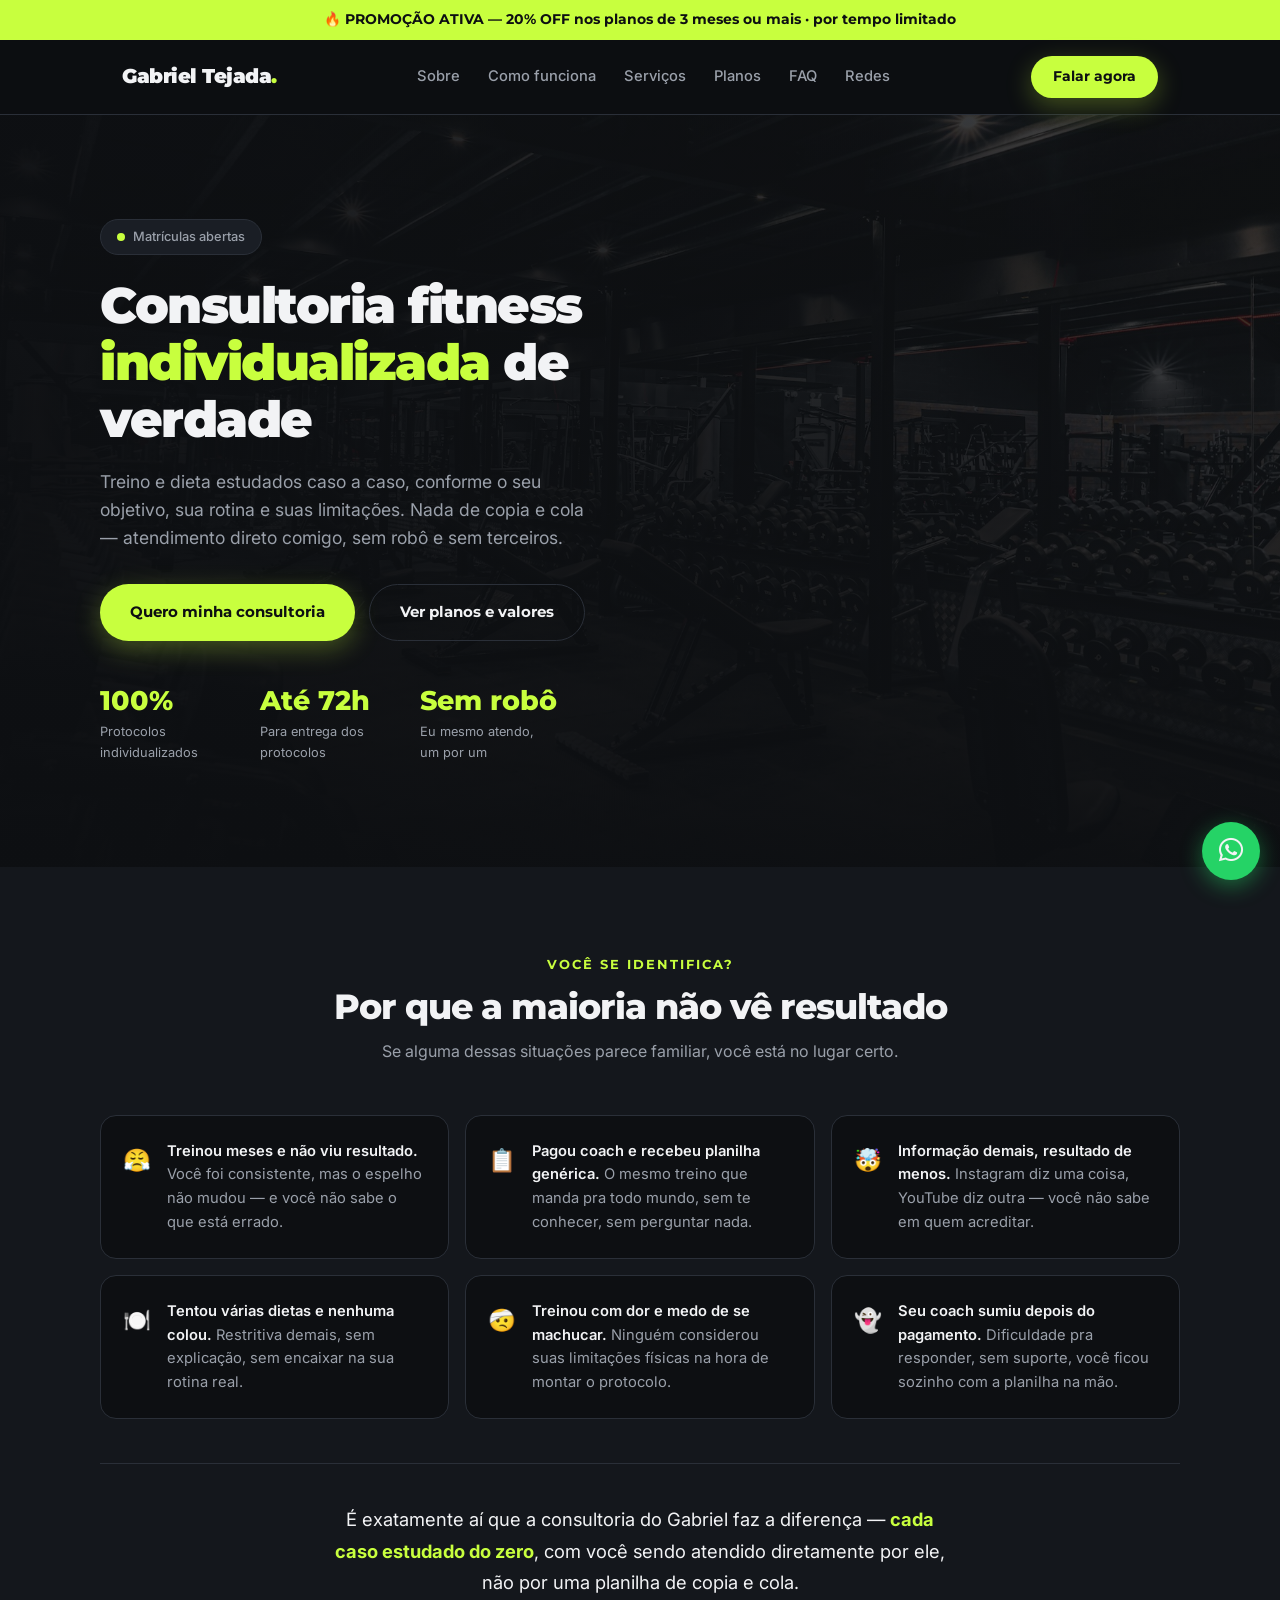
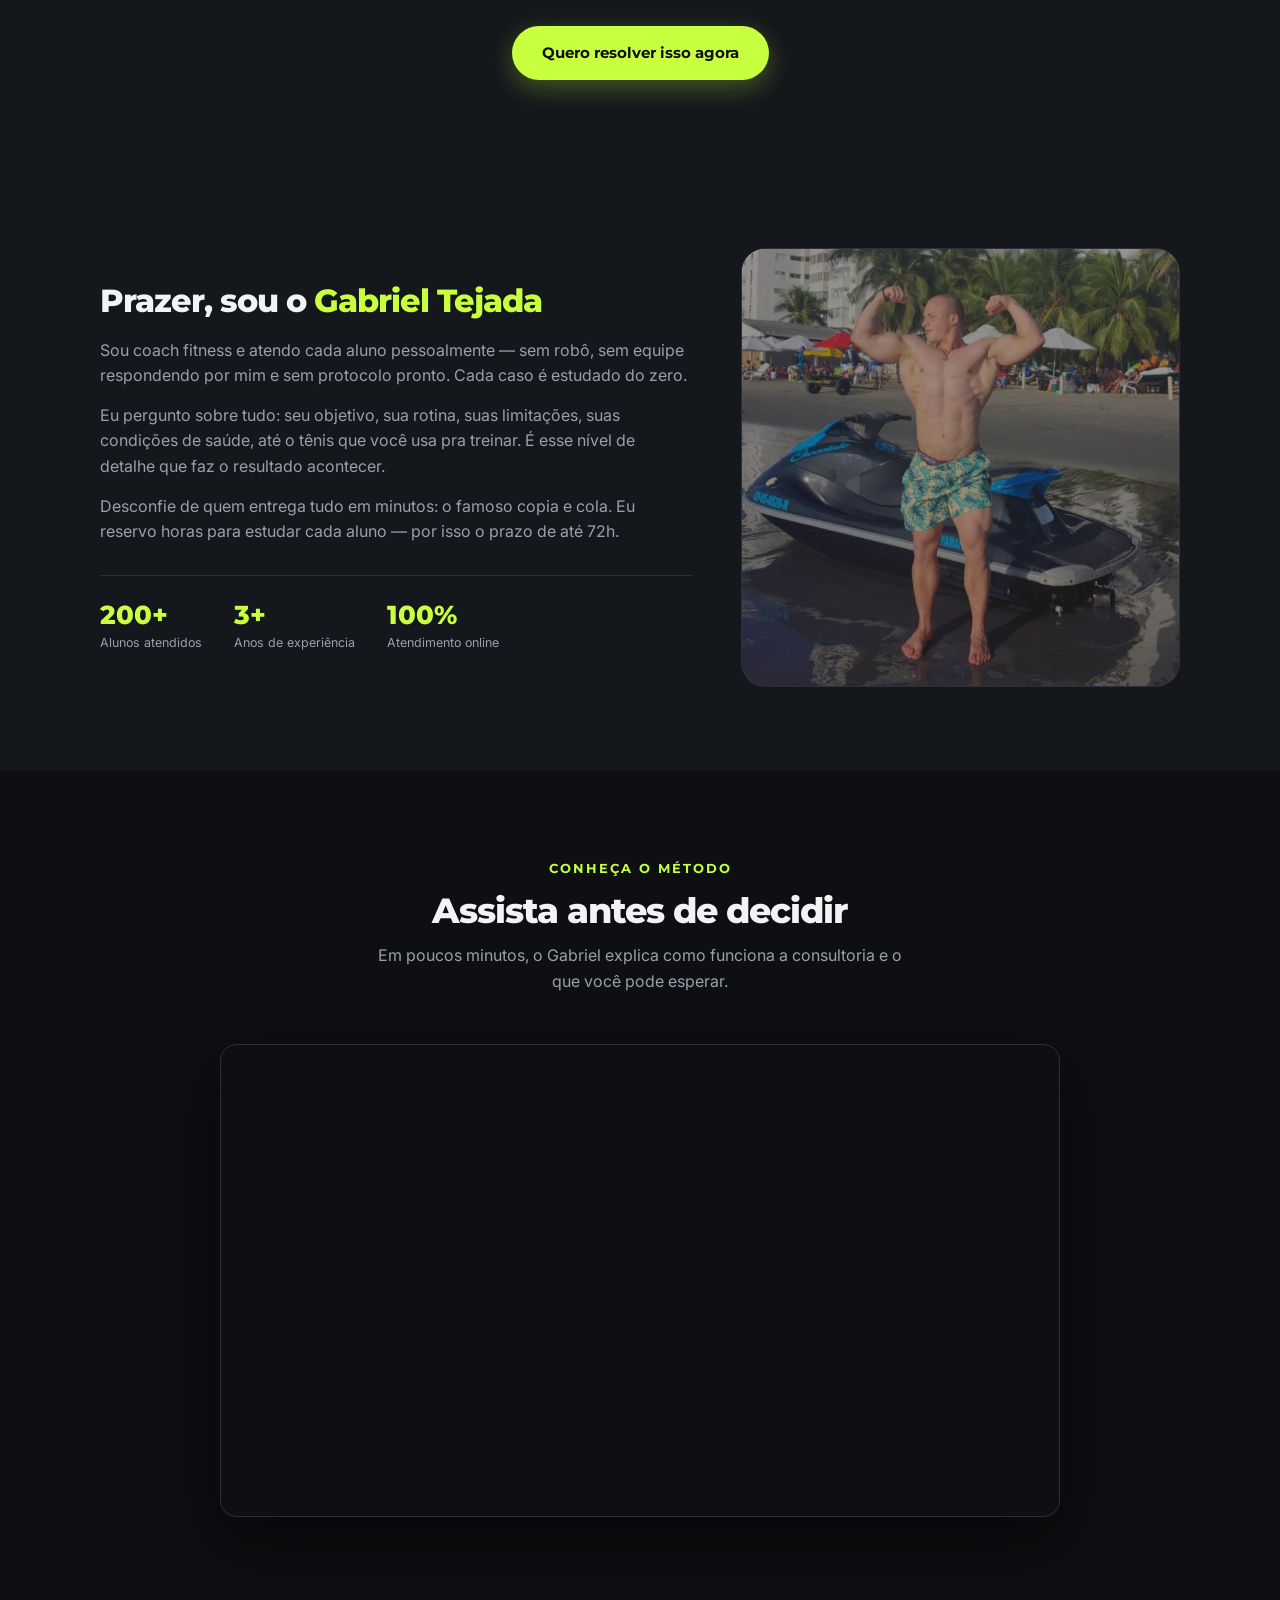
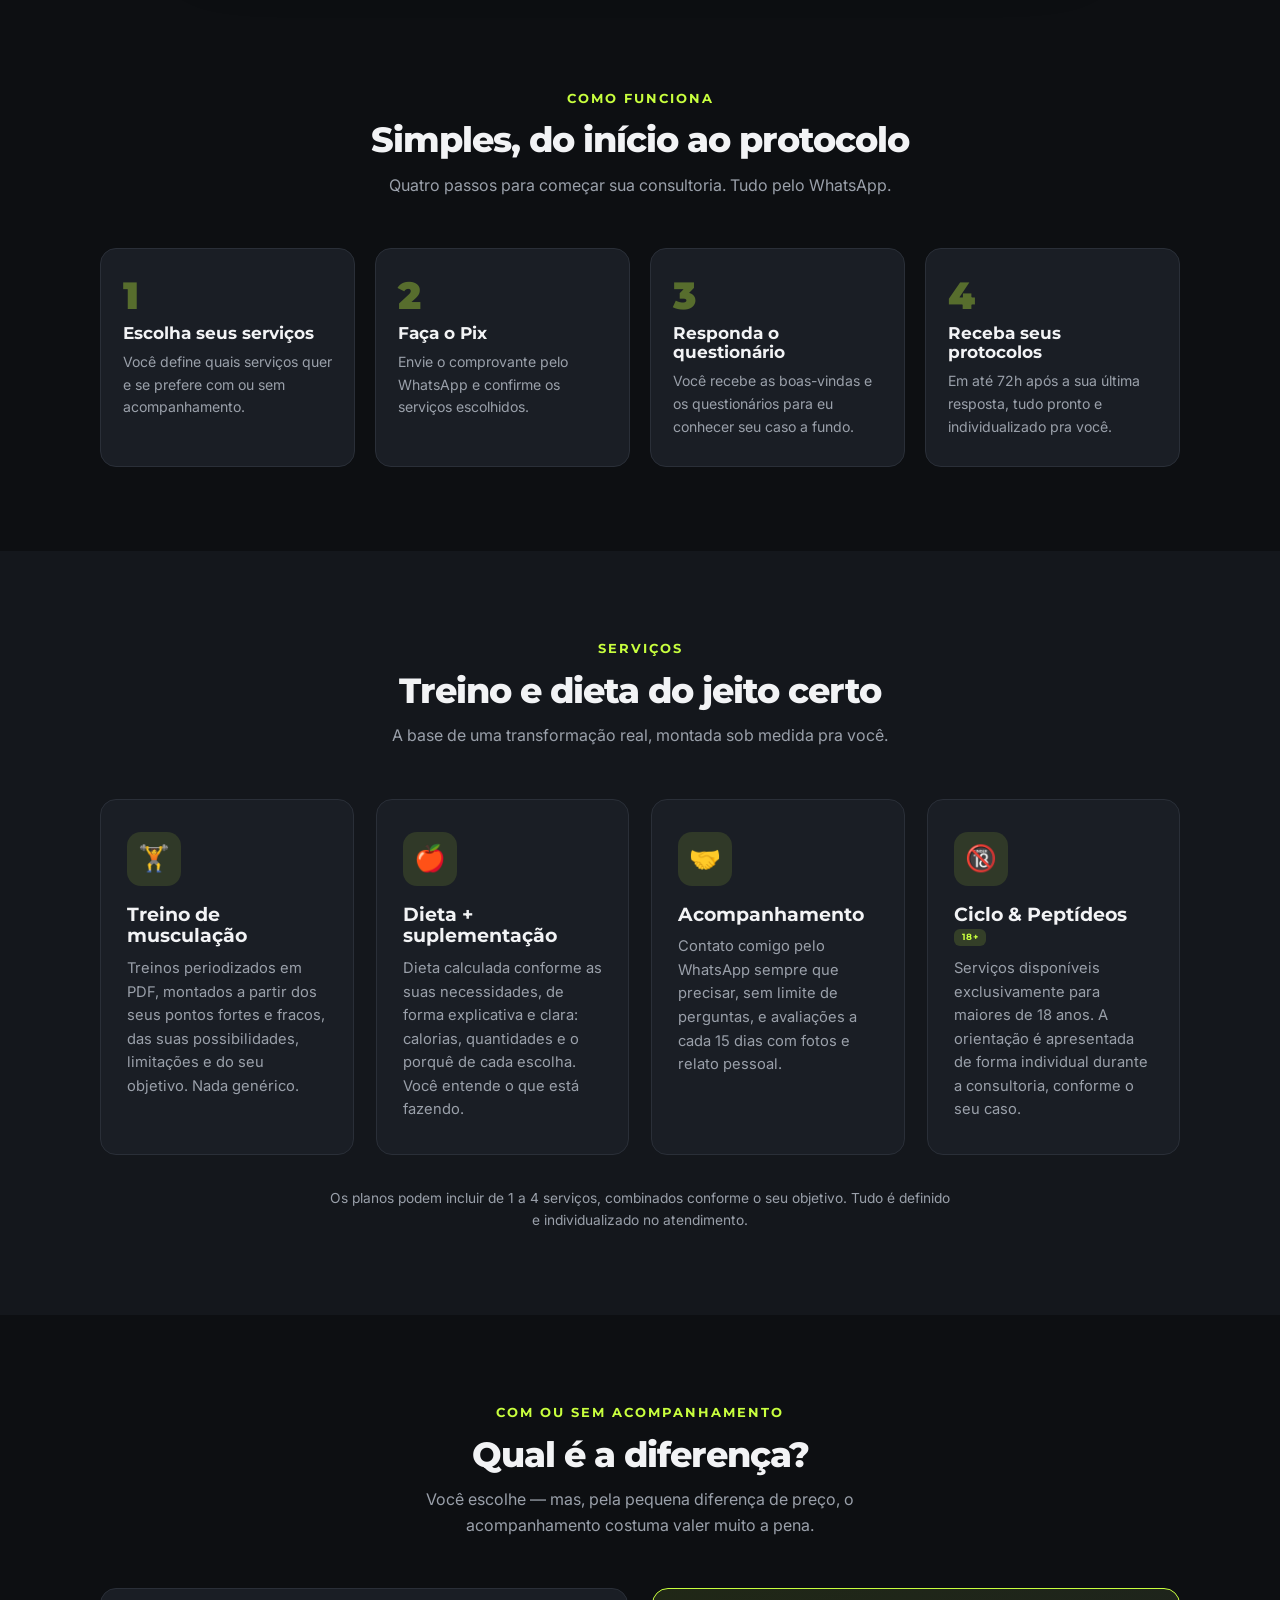
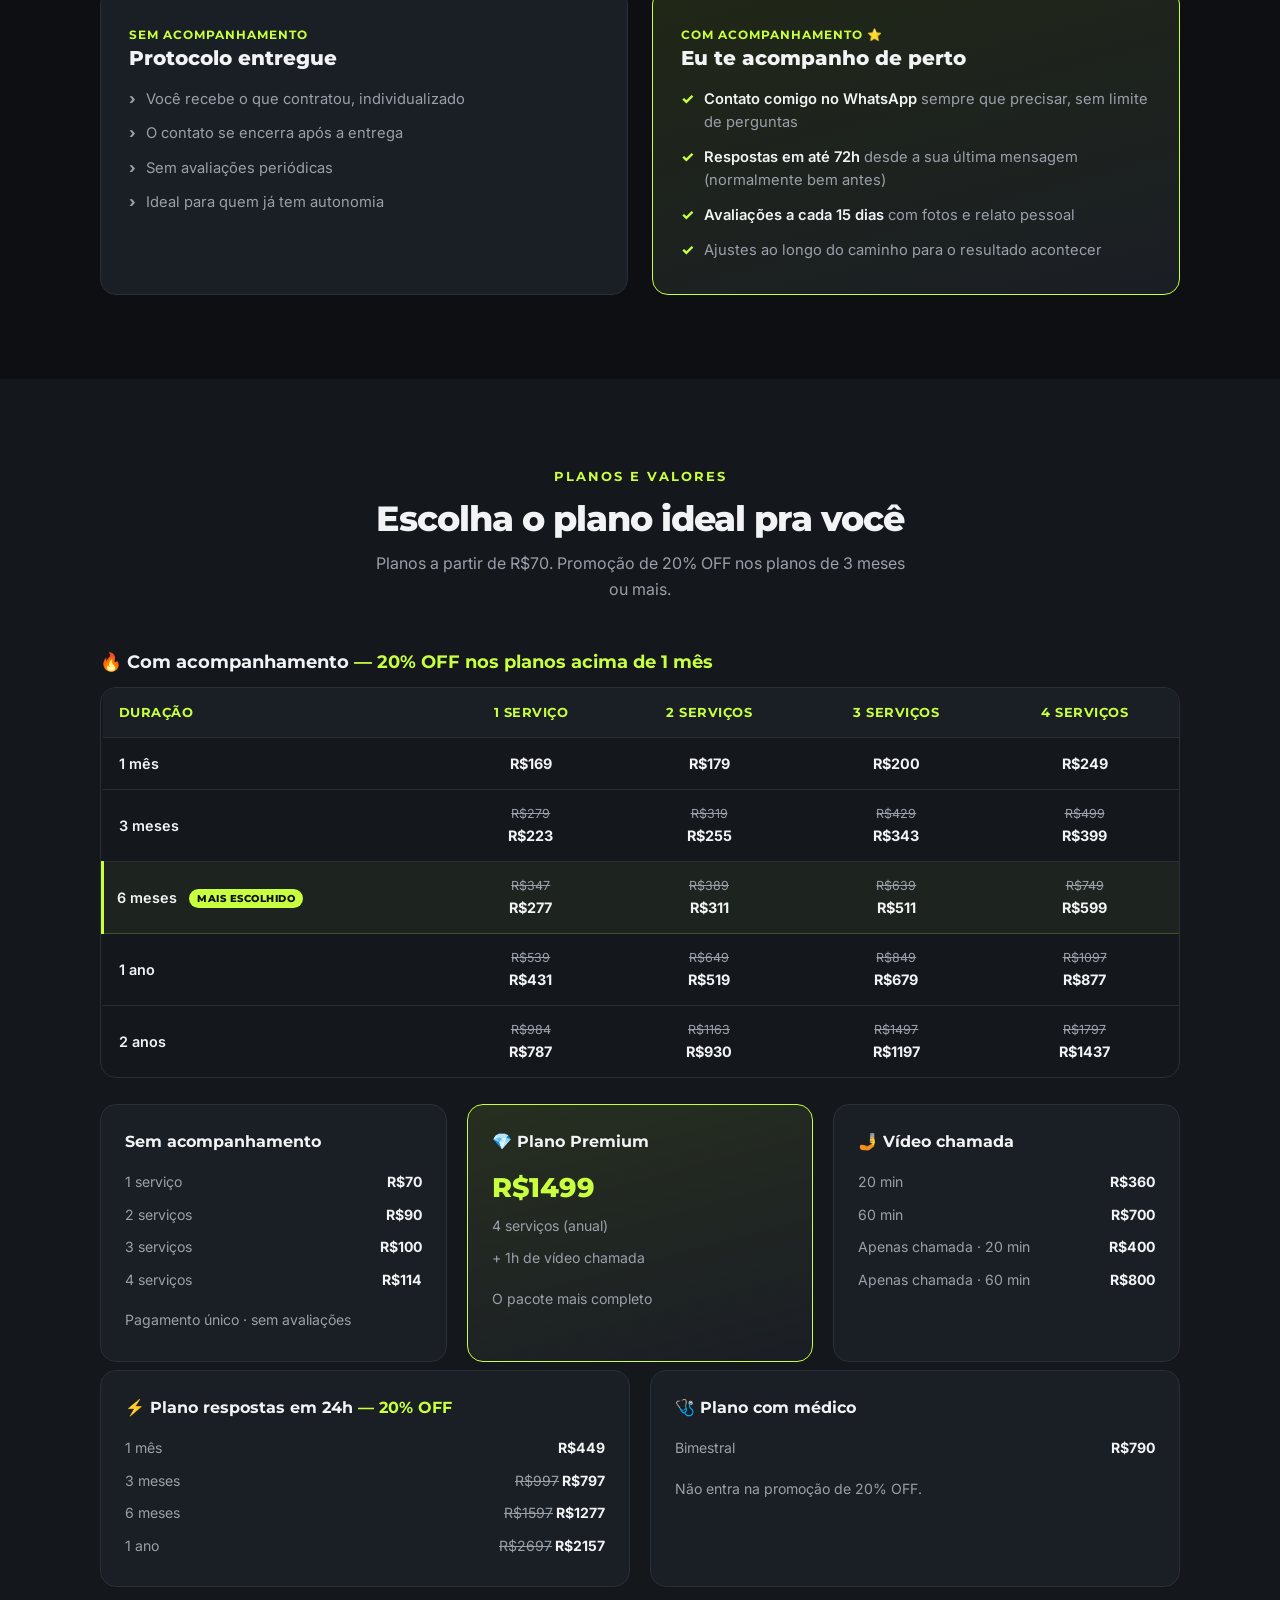
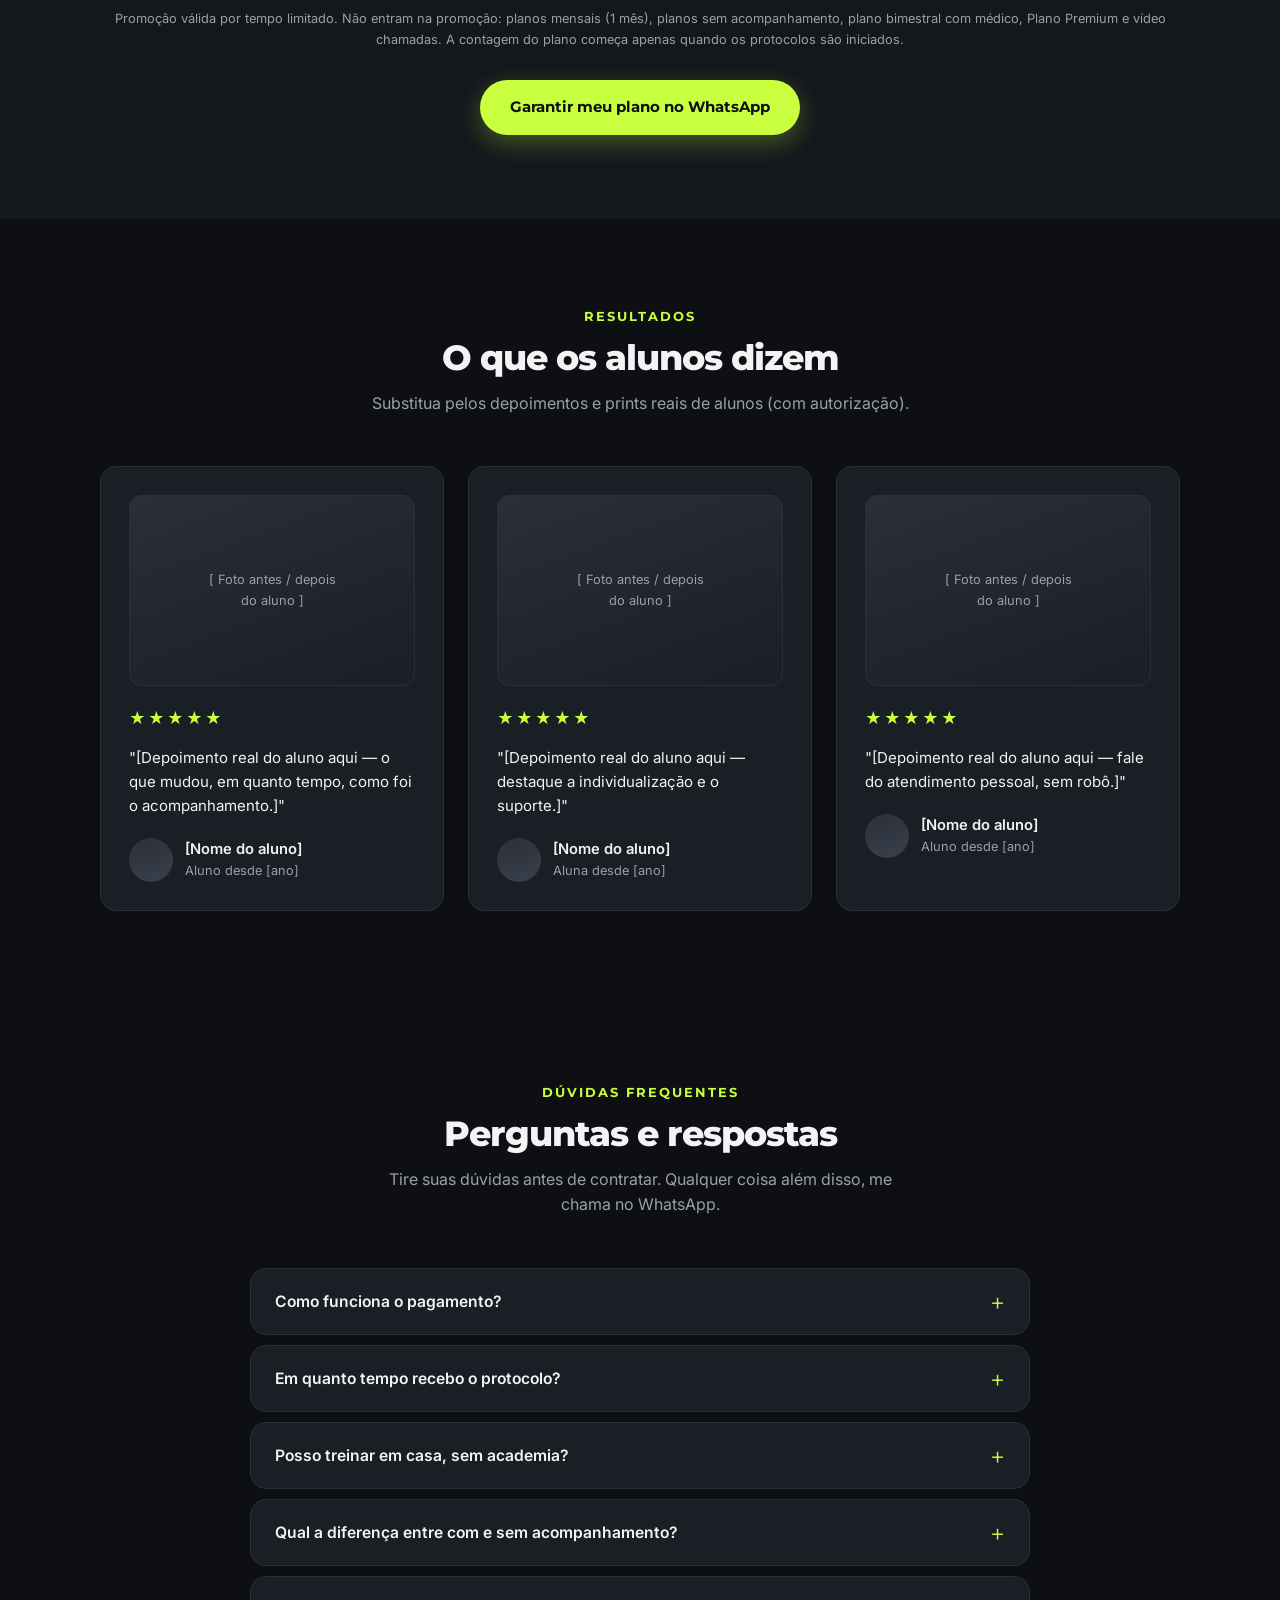
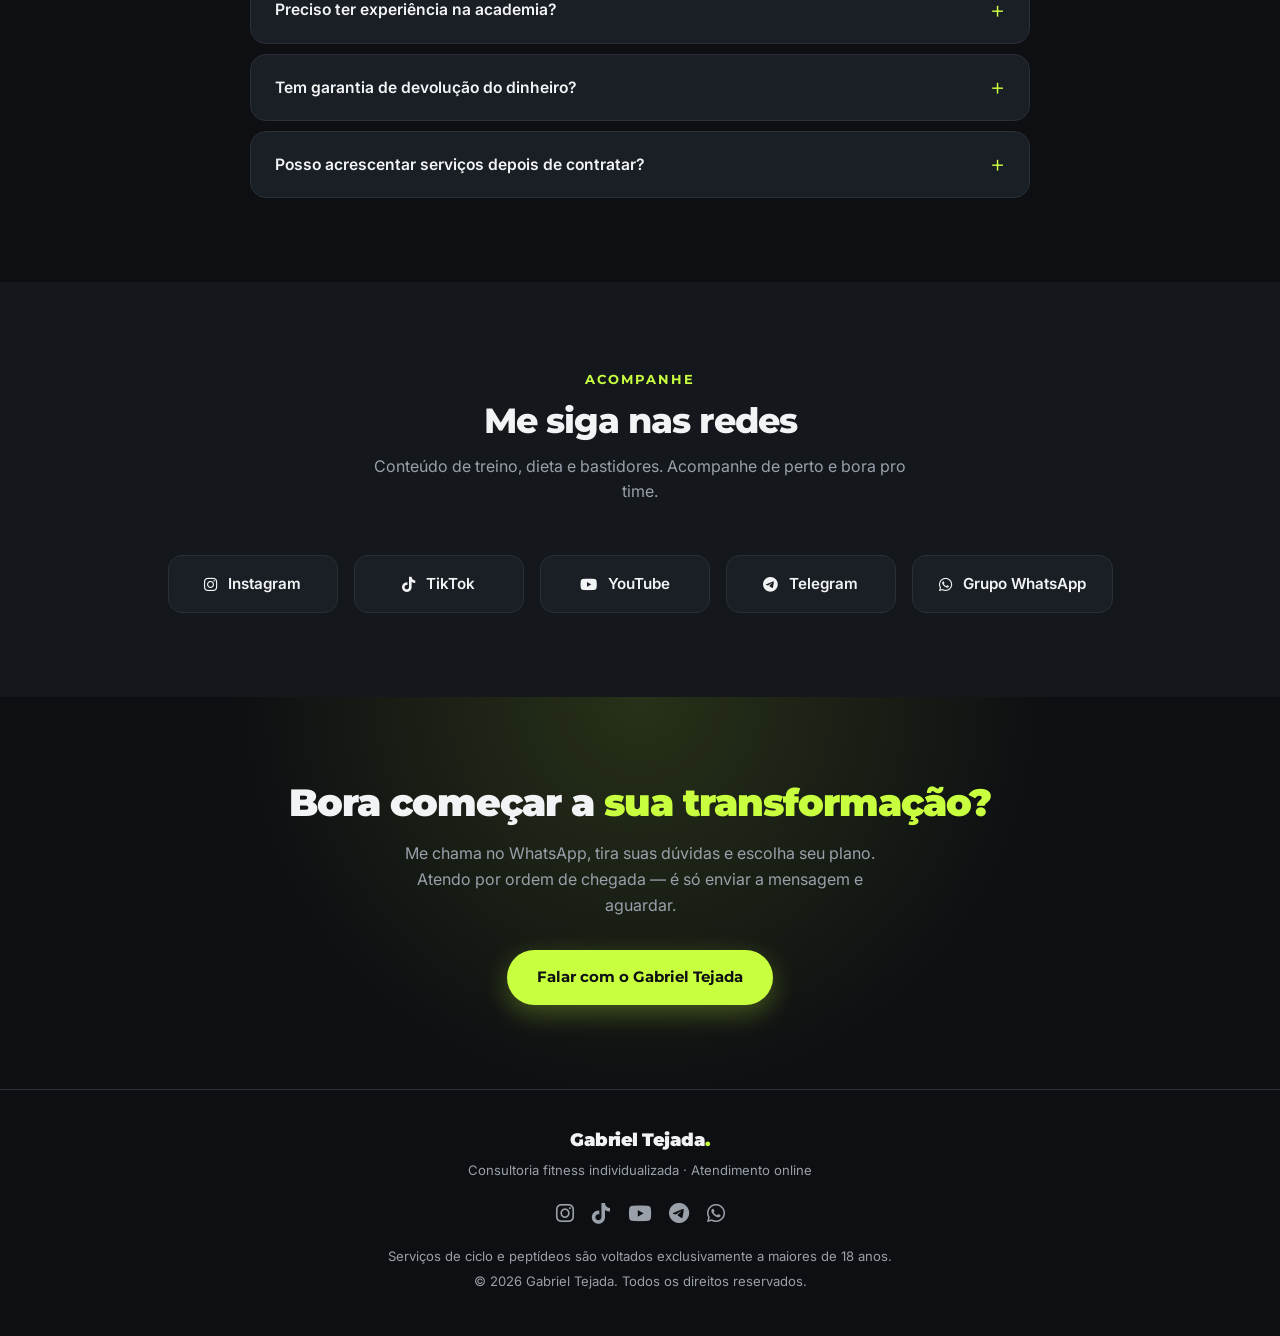
<file: index.html>
<!doctype html>
<html lang="pt-BR">
  <head>
    <meta charset="UTF-8" />
    <meta name="viewport" content="width=device-width, initial-scale=1.0" />
    <title>Gabriel Tejada | Consultoria Fitness Individualizada</title>
    <meta
      name="description"
      content="Consultoria fitness individualizada — treino e dieta estudados caso a caso. Atendimento pessoal, sem robô e sem copia e cola."
    />
    <!-- Open Graph — atualiza og:url e og:image com a URL final do site após publicar -->
    <meta property="og:type" content="website" />
    <meta
      property="og:title"
      content="Gabriel Tejada | Consultoria Fitness Individualizada"
    />
    <meta
      property="og:description"
      content="Treino e dieta estudados caso a caso, conforme o seu objetivo e rotina. Atendimento direto, sem robô. Planos a partir de R$70."
    />
    <meta property="og:image" content="assets/images/Gabriel.png" />
    <meta property="og:url" content="" />
    <meta name="twitter:card" content="summary_large_image" />
    <meta
      name="twitter:title"
      content="Gabriel Tejada | Consultoria Fitness Individualizada"
    />
    <meta
      name="twitter:description"
      content="Treino e dieta estudados caso a caso. Atendimento direto, sem robô. Planos a partir de R$70."
    />
    <meta name="twitter:image" content="assets/images/Gabriel.png" />
    <!-- Preencha o href abaixo com a URL final do domínio após publicar -->
    <link rel="canonical" href="" />
    <meta name="theme-color" content="#0d0f12" />
    <!-- Fallback: garante que o conteúdo aparece mesmo sem JavaScript -->
    <noscript>
      <style>.fade-in { opacity: 1 !important; transform: none !important; }</style>
    </noscript>
    <!-- Schema.org — atualiza "url" com o domínio final após publicar -->
    <script type="application/ld+json">
    {
      "@context": "https://schema.org",
      "@type": "Person",
      "name": "Gabriel Tejada",
      "jobTitle": "Coach Fitness",
      "description": "Consultoria fitness individualizada — treino e dieta estudados caso a caso. Atendimento pessoal, sem robô e sem copia e cola.",
      "url": "",
      "image": "assets/images/Gabriel.png",
      "sameAs": [
        "https://www.instagram.com/gabrieltejada_ofc/",
        "https://www.youtube.com/@GabrielTejadaOFC",
        "https://www.tiktok.com/@tejada_ofc",
        "https://t.me/+OJR5g0AvkYIzMzEx"
      ],
      "contactPoint": {
        "@type": "ContactPoint",
        "contactType": "customer service",
        "telephone": "+5545999784790",
        "availableLanguage": "Portuguese"
      }
    }
    </script>

    <!-- ==========================================================
     COMO EDITAR ESTA PÁGINA (leia antes de publicar):
     1. Troque os textos entre [colchetes] pelos dados reais.
     2. O WhatsApp ja esta configurado: 55 45 99978-4790.
        Se o link nao abrir a conversa certa, confira o numero no codigo.
     3. Troque "SEU_INSTAGRAM", "SEU_TIKTOK", "SEU_CANAL" pelos @ reais.
        Se ele não tiver alguma rede, é só apagar aquele botão.
     4. FOTOS: salve na pasta assets/images/ dois arquivos:
        - "academia.jpg" = imagem de academia (aparece no banner do topo).
        - "gabriel.jpg"  = foto do Gabriel (aparece na seção "Sobre").
     5. FOTOS DE RESULTADO: nos cards da seção Resultados, troque cada
        <span>...</span> dentro de .depo-foto por:
        <img src="assets/images/resultado1.jpg" alt="Antes e depois do aluno">
        (use resultado1.jpg, resultado2.jpg, resultado3.jpg na mesma pasta).
     6. Para mudar as cores, edite as variáveis no bloco :root em assets/css/style.css.
     Os preços já estão atualizados com a promoção de 20% OFF.
     ========================================================== -->

    <link rel="preconnect" href="https://fonts.googleapis.com" />
    <link rel="preconnect" href="https://fonts.gstatic.com" crossorigin />
    <link
      href="https://fonts.googleapis.com/css2?family=Montserrat:wght@600;700;800;900&family=Inter:wght@400;500;600&display=swap"
      rel="stylesheet"
    />
    <link
      rel="stylesheet"
      href="https://cdnjs.cloudflare.com/ajax/libs/font-awesome/6.5.2/css/all.min.css"
      media="print"
      onload="this.media='all'"
    />
    <noscript
      ><link
        rel="stylesheet"
        href="https://cdnjs.cloudflare.com/ajax/libs/font-awesome/6.5.2/css/all.min.css"
    /></noscript>
    <link rel="stylesheet" href="assets/css/style.css" />
  </head>
  <body>
    <!-- ================= NAVBAR ================= -->
    <header>
      <div class="promo-bar">
        🔥 PROMOÇÃO ATIVA — 20% OFF nos planos de 3 meses ou mais · por tempo
        limitado
      </div>
      <nav>
        <div class="logo">Gabriel Tejada<span class="destaque">.</span></div>
        <div class="nav-links">
          <a href="#sobre">Sobre</a>
          <a href="#como-funciona">Como funciona</a>
          <a href="#servicos">Serviços</a>
          <a href="#planos">Planos</a>
          <a href="#faq">FAQ</a>
          <a href="#redes">Redes</a>
        </div>
        <button
          type="button"
          class="hamburger"
          aria-label="Menu"
          aria-expanded="false"
        >
          <span></span><span></span><span></span>
        </button>
        <a href="https://wa.me/5545999784790" class="btn btn-primario nav-cta"
          >Falar agora</a
        >
      </nav>
    </header>

    <!-- ================= HERO ================= -->
    <section class="hero">
      <div class="wrap">
        <div class="hero-conteudo">
          <div class="selo"><span class="ponto"></span> Matrículas abertas</div>
          <h1>
            Consultoria fitness <span class="destaque">individualizada</span> de
            verdade
          </h1>
          <p class="sub">
            Treino e dieta estudados caso a caso, conforme o seu objetivo, sua
            rotina e suas limitações. Nada de copia e cola — atendimento direto
            comigo, sem robô e sem terceiros.
          </p>
          <div class="hero-botoes">
            <a href="https://wa.me/5545999784790" class="btn btn-primario"
              >Quero minha consultoria</a
            >
            <a href="#planos" class="btn btn-secundario"
              >Ver planos e valores</a
            >
          </div>
          <div class="hero-stats">
            <div>
              <div class="num">100%</div>
              <div class="lbl">Protocolos individualizados</div>
            </div>
            <div>
              <div class="num">Até 72h</div>
              <div class="lbl">Para entrega dos protocolos</div>
            </div>
            <div>
              <div class="num">Sem robô</div>
              <div class="lbl">Eu mesmo atendo, um por um</div>
            </div>
          </div>
        </div>
      </div>
    </section>

    <!-- ================= DOR ================= -->
    <section class="dor">
      <div class="wrap">
        <div class="sec-titulo">
          <span class="tag">Você se identifica?</span>
          <h2>Por que a maioria não vê resultado</h2>
          <p>
            Se alguma dessas situações parece familiar, você está no lugar
            certo.
          </p>
        </div>
        <div class="dor-grid">
          <div class="dor-card">
            <div class="dor-ico">😤</div>
            <p>
              <b>Treinou meses e não viu resultado.</b> Você foi consistente,
              mas o espelho não mudou — e você não sabe o que está errado.
            </p>
          </div>
          <div class="dor-card">
            <div class="dor-ico">📋</div>
            <p>
              <b>Pagou coach e recebeu planilha genérica.</b> O mesmo treino que
              manda pra todo mundo, sem te conhecer, sem perguntar nada.
            </p>
          </div>
          <div class="dor-card">
            <div class="dor-ico">🤯</div>
            <p>
              <b>Informação demais, resultado de menos.</b> Instagram diz uma
              coisa, YouTube diz outra — você não sabe em quem acreditar.
            </p>
          </div>
          <div class="dor-card">
            <div class="dor-ico">🍽️</div>
            <p>
              <b>Tentou várias dietas e nenhuma colou.</b> Restritiva demais,
              sem explicação, sem encaixar na sua rotina real.
            </p>
          </div>
          <div class="dor-card">
            <div class="dor-ico">🤕</div>
            <p>
              <b>Treinou com dor e medo de se machucar.</b> Ninguém considerou
              suas limitações físicas na hora de montar o protocolo.
            </p>
          </div>
          <div class="dor-card">
            <div class="dor-ico">👻</div>
            <p>
              <b>Seu coach sumiu depois do pagamento.</b> Dificuldade pra
              responder, sem suporte, você ficou sozinho com a planilha na mão.
            </p>
          </div>
        </div>
        <div class="dor-virada">
          <p>
            É exatamente aí que a consultoria do Gabriel faz a diferença —
            <span>cada caso estudado do zero</span>, com você sendo atendido
            diretamente por ele, não por uma planilha de copia e cola.
          </p>
          <a href="https://wa.me/5545999784790" class="btn btn-primario dor-cta-btn">
            Quero resolver isso agora
          </a>
        </div>
      </div>
    </section>

    <!-- ================= SOBRE ================= -->
    <section class="sobre" id="sobre">
      <div class="wrap sobre-grid">
        <div>
          <h2>Prazer, sou o <span class="destaque">Gabriel Tejada</span></h2>
          <p>
            Sou coach fitness e atendo cada aluno pessoalmente — sem robô, sem
            equipe respondendo por mim e sem protocolo pronto. Cada caso é
            estudado do zero.
          </p>
          <p>
            Eu pergunto sobre tudo: seu objetivo, sua rotina, suas limitações,
            suas condições de saúde, até o tênis que você usa pra treinar. É
            esse nível de detalhe que faz o resultado acontecer.
          </p>
          <p>
            Desconfie de quem entrega tudo em minutos: o famoso copia e cola. Eu
            reservo horas para estudar cada aluno — por isso o prazo de até 72h.
          </p>
          <!-- Atualize os números abaixo com os dados reais do Gabriel -->
          <div class="sobre-stats">
            <div class="sobre-stat">
              <div class="num">200+</div>
              <div class="lbl">Alunos atendidos</div>
            </div>
            <div class="sobre-stat">
              <div class="num">3+</div>
              <div class="lbl">Anos de experiência</div>
            </div>
            <div class="sobre-stat">
              <div class="num">100%</div>
              <div class="lbl">Atendimento online</div>
            </div>
          </div>
        </div>
        <div class="sobre-foto">
          <img
            src="assets/images/Gabriel.png"
            alt="Gabriel Tejada"
            class="foto-real foto-gabriel"
            width="600"
            height="600"
            loading="lazy"
          />
        </div>
      </div>
    </section>

    <!-- ================= VÍDEO ================= -->
    <section class="video-secao" id="video">
      <div class="wrap">
        <div class="sec-titulo">
          <span class="tag">Conheça o método</span>
          <h2>Assista antes de decidir</h2>
          <p>
            Em poucos minutos, o Gabriel explica como funciona a consultoria e o
            que você pode esperar.
          </p>
        </div>
        <div class="video-wrap">
          <!-- Troque SEU_VIDEO_ID pelo ID do vídeo do YouTube (parte final da URL após ?v=) -->
          <iframe
            src="https://www.youtube.com/embed/ldSzSaWN_do"
            title="Gabriel Tejada — Consultoria Fitness Individualizada"
            allow="
              accelerometer;
              autoplay;
              clipboard-write;
              encrypted-media;
              gyroscope;
              picture-in-picture;
              web-share;
            "
            allowfullscreen
          ></iframe>
        </div>
      </div>
    </section>

    <!-- ================= COMO FUNCIONA ================= -->
    <section id="como-funciona">
      <div class="wrap">
        <div class="sec-titulo">
          <span class="tag">Como funciona</span>
          <h2>Simples, do início ao protocolo</h2>
          <p>Quatro passos para começar sua consultoria. Tudo pelo WhatsApp.</p>
        </div>
        <div class="passos">
          <div class="passo">
            <div class="n">1</div>
            <h3>Escolha seus serviços</h3>
            <p>
              Você define quais serviços quer e se prefere com ou sem
              acompanhamento.
            </p>
          </div>
          <div class="passo">
            <div class="n">2</div>
            <h3>Faça o Pix</h3>
            <p>
              Envie o comprovante pelo WhatsApp e confirme os serviços
              escolhidos.
            </p>
          </div>
          <div class="passo">
            <div class="n">3</div>
            <h3>Responda o questionário</h3>
            <p>
              Você recebe as boas-vindas e os questionários para eu conhecer seu
              caso a fundo.
            </p>
          </div>
          <div class="passo">
            <div class="n">4</div>
            <h3>Receba seus protocolos</h3>
            <p>
              Em até 72h após a sua última resposta, tudo pronto e
              individualizado pra você.
            </p>
          </div>
        </div>
      </div>
    </section>

    <!-- ================= SERVIÇOS ================= -->
    <section class="servicos" id="servicos">
      <div class="wrap">
        <div class="sec-titulo">
          <span class="tag">Serviços</span>
          <h2>Treino e dieta do jeito certo</h2>
          <p>A base de uma transformação real, montada sob medida pra você.</p>
        </div>
        <div class="servicos-grid">
          <div class="card">
            <div class="ico">🏋️</div>
            <h3>Treino de musculação</h3>
            <p>
              Treinos periodizados em PDF, montados a partir dos seus pontos
              fortes e fracos, das suas possibilidades, limitações e do seu
              objetivo. Nada genérico.
            </p>
          </div>
          <div class="card">
            <div class="ico">🍎</div>
            <h3>Dieta + suplementação</h3>
            <p>
              Dieta calculada conforme as suas necessidades, de forma
              explicativa e clara: calorias, quantidades e o porquê de cada
              escolha. Você entende o que está fazendo.
            </p>
          </div>
          <div class="card">
            <div class="ico">🤝</div>
            <h3>Acompanhamento</h3>
            <p>
              Contato comigo pelo WhatsApp sempre que precisar, sem limite de
              perguntas, e avaliações a cada 15 dias com fotos e relato pessoal.
            </p>
          </div>
          <div class="card">
            <div class="ico">🔞</div>
            <h3>Ciclo &amp; Peptídeos <span class="tag-idade">18+</span></h3>
            <p>
              Serviços disponíveis exclusivamente para maiores de 18 anos. A
              orientação é apresentada de forma individual durante a
              consultoria, conforme o seu caso.
            </p>
          </div>
        </div>
        <p class="nota-servicos">
          Os planos podem incluir de 1 a 4 serviços, combinados conforme o seu
          objetivo. Tudo é definido e individualizado no atendimento.
        </p>
      </div>
    </section>

    <!-- ================= ACOMPANHAMENTO ================= -->
    <section id="acompanhamento">
      <div class="wrap">
        <div class="sec-titulo">
          <span class="tag">Com ou sem acompanhamento</span>
          <h2>Qual é a diferença?</h2>
          <p>
            Você escolhe — mas, pela pequena diferença de preço, o
            acompanhamento costuma valer muito a pena.
          </p>
        </div>
        <div class="comp-grid">
          <div class="comp simples">
            <span class="selo-plano">Sem acompanhamento</span>
            <h3>Protocolo entregue</h3>
            <ul>
              <li>
                <span class="mk">›</span>
                <span>Você recebe o que contratou, individualizado</span>
              </li>
              <li>
                <span class="mk">›</span>
                <span>O contato se encerra após a entrega</span>
              </li>
              <li>
                <span class="mk">›</span> <span>Sem avaliações periódicas</span>
              </li>
              <li>
                <span class="mk">›</span>
                <span>Ideal para quem já tem autonomia</span>
              </li>
            </ul>
          </div>
          <div class="comp destaque-plano">
            <span class="selo-plano">Com acompanhamento ⭐</span>
            <h3>Eu te acompanho de perto</h3>
            <ul>
              <li>
                <span class="mk">✓</span>
                <span
                  ><b>Contato comigo no WhatsApp</b> sempre que precisar, sem
                  limite de perguntas</span
                >
              </li>
              <li>
                <span class="mk">✓</span>
                <span
                  ><b>Respostas em até 72h</b> desde a sua última mensagem
                  (normalmente bem antes)</span
                >
              </li>
              <li>
                <span class="mk">✓</span>
                <span
                  ><b>Avaliações a cada 15 dias</b> com fotos e relato
                  pessoal</span
                >
              </li>
              <li>
                <span class="mk">✓</span>
                <span
                  >Ajustes ao longo do caminho para o resultado acontecer</span
                >
              </li>
            </ul>
          </div>
        </div>
      </div>
    </section>

    <!-- ================= PLANOS E PREÇOS ================= -->
    <section class="precos" id="planos">
      <div class="wrap">
        <div class="sec-titulo">
          <span class="tag">Planos e valores</span>
          <h2>Escolha o plano ideal pra você</h2>
          <p>
            Planos a partir de R$70. Promoção de 20% OFF nos planos de 3 meses
            ou mais.
          </p>
        </div>

        <!-- COM ACOMPANHAMENTO -->
        <h3 class="precos-titulo">
          🔥 Com acompanhamento
          <span class="destaque">— 20% OFF nos planos acima de 1 mês</span>
        </h3>
        <div class="tabela-wrap">
          <table>
            <thead>
              <tr>
                <th>Duração</th>
                <th>1 serviço</th>
                <th>2 serviços</th>
                <th>3 serviços</th>
                <th>4 serviços</th>
              </tr>
            </thead>
            <tbody>
              <tr>
                <td class="dur">1 mês</td>
                <td><span class="preco-novo">R$169</span></td>
                <td><span class="preco-novo">R$179</span></td>
                <td><span class="preco-novo">R$200</span></td>
                <td><span class="preco-novo">R$249</span></td>
              </tr>
              <tr>
                <td class="dur">3 meses</td>
                <td>
                  <span class="preco-velho">R$279</span
                  ><span class="preco-novo">R$223</span>
                </td>
                <td>
                  <span class="preco-velho">R$319</span
                  ><span class="preco-novo">R$255</span>
                </td>
                <td>
                  <span class="preco-velho">R$429</span
                  ><span class="preco-novo">R$343</span>
                </td>
                <td>
                  <span class="preco-velho">R$499</span
                  ><span class="preco-novo">R$399</span>
                </td>
              </tr>
              <tr class="tr-popular">
                <td class="dur">
                  6 meses <span class="badge-popular">Mais escolhido</span>
                </td>
                <td>
                  <span class="preco-velho">R$347</span
                  ><span class="preco-novo">R$277</span>
                </td>
                <td>
                  <span class="preco-velho">R$389</span
                  ><span class="preco-novo">R$311</span>
                </td>
                <td>
                  <span class="preco-velho">R$639</span
                  ><span class="preco-novo">R$511</span>
                </td>
                <td>
                  <span class="preco-velho">R$749</span
                  ><span class="preco-novo">R$599</span>
                </td>
              </tr>
              <tr>
                <td class="dur">1 ano</td>
                <td>
                  <span class="preco-velho">R$539</span
                  ><span class="preco-novo">R$431</span>
                </td>
                <td>
                  <span class="preco-velho">R$649</span
                  ><span class="preco-novo">R$519</span>
                </td>
                <td>
                  <span class="preco-velho">R$849</span
                  ><span class="preco-novo">R$679</span>
                </td>
                <td>
                  <span class="preco-velho">R$1097</span
                  ><span class="preco-novo">R$877</span>
                </td>
              </tr>
              <tr>
                <td class="dur">2 anos</td>
                <td>
                  <span class="preco-velho">R$984</span
                  ><span class="preco-novo">R$787</span>
                </td>
                <td>
                  <span class="preco-velho">R$1163</span
                  ><span class="preco-novo">R$930</span>
                </td>
                <td>
                  <span class="preco-velho">R$1497</span
                  ><span class="preco-novo">R$1197</span>
                </td>
                <td>
                  <span class="preco-velho">R$1797</span
                  ><span class="preco-novo">R$1437</span>
                </td>
              </tr>
            </tbody>
          </table>
        </div>

        <!-- SEM ACOMPANHAMENTO + EXTRAS -->
        <div class="precos-extra">
          <div class="mini-card">
            <h4>Sem acompanhamento</h4>
            <div class="linha"><span>1 serviço</span><b>R$70</b></div>
            <div class="linha"><span>2 serviços</span><b>R$90</b></div>
            <div class="linha"><span>3 serviços</span><b>R$100</b></div>
            <div class="linha"><span>4 serviços</span><b>R$114</b></div>
            <div class="linha linha-nota">Pagamento único · sem avaliações</div>
          </div>
          <div class="mini-card premium">
            <h4>💎 Plano Premium</h4>
            <div class="big">R$1499</div>
            <div class="linha"><span>4 serviços (anual)</span></div>
            <div class="linha"><span>+ 1h de vídeo chamada</span></div>
            <div class="linha linha-nota">O pacote mais completo</div>
          </div>
          <div class="mini-card">
            <h4>🤳 Vídeo chamada</h4>
            <div class="linha"><span>20 min</span><b>R$360</b></div>
            <div class="linha"><span>60 min</span><b>R$700</b></div>
            <div class="linha">
              <span>Apenas chamada · 20 min</span><b>R$400</b>
            </div>
            <div class="linha">
              <span>Apenas chamada · 60 min</span><b>R$800</b>
            </div>
          </div>
        </div>

        <!-- RESPOSTAS EM 24H -->
        <div class="precos-extra-2col">
          <div class="mini-card">
            <h4>
              ⚡ Plano respostas em 24h <span class="destaque">— 20% OFF</span>
            </h4>
            <div class="linha"><span>1 mês</span><b>R$449</b></div>
            <div class="linha">
              <span>3 meses</span><b><s class="preco-s">R$997</s> R$797</b>
            </div>
            <div class="linha">
              <span>6 meses</span><b><s class="preco-s">R$1597</s> R$1277</b>
            </div>
            <div class="linha">
              <span>1 ano</span><b><s class="preco-s">R$2697</s> R$2157</b>
            </div>
          </div>
          <div class="mini-card">
            <h4>🩺 Plano com médico</h4>
            <div class="linha"><span>Bimestral</span><b>R$790</b></div>
            <div class="linha linha-nota">
              Não entra na promoção de 20% OFF.
            </div>
          </div>
        </div>

        <p class="precos-nota">
          Promoção válida por tempo limitado. Não entram na promoção: planos
          mensais (1 mês), planos sem acompanhamento, plano bimestral com
          médico, Plano Premium e vídeo chamadas. A contagem do plano começa
          apenas quando os protocolos são iniciados.
        </p>

        <div class="cta-wrap">
          <a href="https://wa.me/5545999784790" class="btn btn-primario"
            >Garantir meu plano no WhatsApp</a
          >
        </div>
      </div>
    </section>

    <!-- ================= DEPOIMENTOS ================= -->
    <!-- Seção oculta até ter depoimentos reais — remova o atributo "hidden" quando estiver pronto -->
    <section id="depoimentos">
      <div class="wrap">
        <div class="sec-titulo">
          <span class="tag">Resultados</span>
          <h2>O que os alunos dizem</h2>
          <p>
            Substitua pelos depoimentos e prints reais de alunos (com
            autorização).
          </p>
        </div>
        <div class="depo-grid">
          <div class="depo-card">
            <div class="depo-foto">
              <span>[ Foto antes / depois<br />do aluno ]</span>
            </div>
            <div class="estrelas">★★★★★</div>
            <p>
              "[Depoimento real do aluno aqui — o que mudou, em quanto tempo,
              como foi o acompanhamento.]"
            </p>
            <div class="depo-pessoa">
              <div class="avatar"></div>
              <div>
                <div class="nome">[Nome do aluno]</div>
                <div class="meta">Aluno desde [ano]</div>
              </div>
            </div>
          </div>
          <div class="depo-card">
            <div class="depo-foto">
              <span>[ Foto antes / depois<br />do aluno ]</span>
            </div>
            <div class="estrelas">★★★★★</div>
            <p>
              "[Depoimento real do aluno aqui — destaque a individualização e o
              suporte.]"
            </p>
            <div class="depo-pessoa">
              <div class="avatar"></div>
              <div>
                <div class="nome">[Nome do aluno]</div>
                <div class="meta">Aluna desde [ano]</div>
              </div>
            </div>
          </div>
          <div class="depo-card">
            <div class="depo-foto">
              <span>[ Foto antes / depois<br />do aluno ]</span>
            </div>
            <div class="estrelas">★★★★★</div>
            <p>
              "[Depoimento real do aluno aqui — fale do atendimento pessoal, sem
              robô.]"
            </p>
            <div class="depo-pessoa">
              <div class="avatar"></div>
              <div>
                <div class="nome">[Nome do aluno]</div>
                <div class="meta">Aluno desde [ano]</div>
              </div>
            </div>
          </div>
        </div>
      </div>
    </section>

    <!-- ================= FAQ ================= -->
    <section class="faq" id="faq">
      <div class="wrap">
        <div class="sec-titulo">
          <span class="tag">Dúvidas frequentes</span>
          <h2>Perguntas e respostas</h2>
          <p>
            Tire suas dúvidas antes de contratar. Qualquer coisa além disso, me
            chama no WhatsApp.
          </p>
        </div>
        <div class="faq-lista">
          <details>
            <summary>Como funciona o pagamento?</summary>
            <p class="faq-resp">
              Tudo via Pix. Após você escolher os serviços, envio os dados de
              pagamento pelo WhatsApp. Confirmado o comprovante, você já recebe
              as boas-vindas e o questionário para começar.
            </p>
          </details>

          <details>
            <summary>Em quanto tempo recebo o protocolo?</summary>
            <p class="faq-resp">
              Em até 72h após a sua última resposta ao questionário. Esse prazo
              existe porque cada protocolo é estudado individualmente — sem
              copia e cola. Na prática, costuma ser bem antes disso.
            </p>
          </details>

          <details>
            <summary>Posso treinar em casa, sem academia?</summary>
            <p class="faq-resp">
              Sim. Os treinos são montados conforme o equipamento que você tem
              disponível — academia completa, espaço em casa ou somente o peso
              do próprio corpo. Isso é justamente parte do questionário inicial.
            </p>
          </details>

          <details>
            <summary>Qual a diferença entre com e sem acompanhamento?</summary>
            <p class="faq-resp">
              Sem acompanhamento você recebe o protocolo e o contato encerra
              após a entrega. Com acompanhamento, você tem acesso direto a mim
              pelo WhatsApp para dúvidas sem limite de perguntas, além de
              avaliações a cada 15 dias para ajustar o que for necessário.
            </p>
          </details>

          <details>
            <summary>Preciso ter experiência na academia?</summary>
            <p class="faq-resp">
              Não. Os protocolos são adaptados ao seu nível — iniciante,
              intermediário ou avançado. Tudo é explicado de forma clara,
              inclusive o porquê de cada exercício e de cada escolha alimentar.
            </p>
          </details>

          <details>
            <summary>Tem garantia de devolução do dinheiro?</summary>
            <p class="faq-resp">
              Devido à natureza do serviço (entrega de protocolo personalizado),
              não há reembolso após a entrega. Se tiver qualquer dúvida antes de
              contratar, me chame no WhatsApp — respondo tudo antes do
              pagamento.
            </p>
          </details>

          <details>
            <summary>Posso acrescentar serviços depois de contratar?</summary>
            <p class="faq-resp">
              Sim. Entre em contato pelo WhatsApp e combinamos o acréscimo
              conforme o seu plano atual.
            </p>
          </details>
        </div>
      </div>
    </section>

    <!-- ================= REDES SOCIAIS ================= -->
    <section class="redes" id="redes">
      <div class="wrap">
        <div class="sec-titulo">
          <span class="tag">Acompanhe</span>
          <h2>Me siga nas redes</h2>
          <p>
            Conteúdo de treino, dieta e bastidores. Acompanhe de perto e bora
            pro time.
          </p>
        </div>
        <div class="redes-botoes">
          <a
            href="https://www.instagram.com/gabrieltejada_ofc/"
            class="rede"
            target="_blank"
            rel="noopener"
          >
            <i class="fa-brands fa-instagram"></i> Instagram
          </a>
          <a
            href="https://www.tiktok.com/@tejada_ofc"
            class="rede"
            target="_blank"
            rel="noopener"
          >
            <i class="fa-brands fa-tiktok"></i> TikTok
          </a>
          <a
            href="https://www.youtube.com/@GabrielTejadaOFC"
            class="rede"
            target="_blank"
            rel="noopener"
          >
            <i class="fa-brands fa-youtube"></i> YouTube
          </a>
          <a
            href="https://t.me/+OJR5g0AvkYIzMzEx"
            class="rede"
            target="_blank"
            rel="noopener"
          >
            <i class="fa-brands fa-telegram"></i> Telegram
          </a>
          <a
            href="https://chat.whatsapp.com/EVZUz7FN857JBDVYQPVd2Q"
            class="rede"
            target="_blank"
            rel="noopener"
          >
            <i class="fa-brands fa-whatsapp"></i> Grupo WhatsApp
          </a>
        </div>
      </div>
    </section>

    <!-- ================= CTA FINAL ================= -->
    <section class="cta-final">
      <div class="wrap">
        <h2>Bora começar a <span class="destaque">sua transformação?</span></h2>
        <p>
          Me chama no WhatsApp, tira suas dúvidas e escolha seu plano. Atendo
          por ordem de chegada — é só enviar a mensagem e aguardar.
        </p>
        <a href="https://wa.me/5545999784790" class="btn btn-primario"
          >Falar com o Gabriel Tejada</a
        >
      </div>
    </section>

    <!-- ================= RODAPÉ ================= -->
    <footer>
      <div class="logo">Gabriel Tejada<span class="destaque">.</span></div>
      <p>Consultoria fitness individualizada · Atendimento online</p>
      <div class="footer-redes">
        <a
          href="https://www.instagram.com/gabrieltejada_ofc/"
          aria-label="Instagram"
          target="_blank"
          rel="noopener"
          ><i class="fa-brands fa-instagram"></i
        ></a>
        <a
          href="https://www.tiktok.com/@tejada_ofc"
          aria-label="TikTok"
          target="_blank"
          rel="noopener"
          ><i class="fa-brands fa-tiktok"></i
        ></a>
        <a
          href="https://www.youtube.com/@GabrielTejadaOFC"
          aria-label="YouTube"
          target="_blank"
          rel="noopener"
          ><i class="fa-brands fa-youtube"></i
        ></a>
        <a
          href="https://t.me/+OJR5g0AvkYIzMzEx"
          aria-label="Telegram"
          target="_blank"
          rel="noopener"
          ><i class="fa-brands fa-telegram"></i
        ></a>
        <a
          href="https://chat.whatsapp.com/EVZUz7FN857JBDVYQPVd2Q"
          aria-label="Grupo WhatsApp"
          target="_blank"
          rel="noopener"
          ><i class="fa-brands fa-whatsapp"></i
        ></a>
      </div>
      <p>
        Serviços de ciclo e peptídeos são voltados exclusivamente a maiores de
        18 anos.
      </p>
      <p>© 2026 Gabriel Tejada. Todos os direitos reservados.</p>
    </footer>

    <a
      href="https://wa.me/5545999784790"
      class="wpp-flutuante"
      aria-label="WhatsApp"
      ><i class="fa-brands fa-whatsapp"></i
    ></a>
    <script>
      // Hamburger menu
      const hamburger = document.querySelector(".hamburger");
      const navLinks = document.querySelector(".nav-links");
      hamburger.addEventListener("click", () => {
        const aberto = navLinks.classList.toggle("aberto");
        hamburger.classList.toggle("ativo");
        hamburger.setAttribute("aria-expanded", aberto);
      });
      navLinks.querySelectorAll("a").forEach((a) => {
        a.addEventListener("click", () => {
          navLinks.classList.remove("aberto");
          hamburger.classList.remove("ativo");
          hamburger.setAttribute("aria-expanded", "false");
        });
      });

      // Animações de entrada ao scroll
      const observer = new IntersectionObserver(
        (entries) => {
          entries.forEach((e) => {
            if (e.isIntersecting) {
              e.target.classList.add("visivel");
              observer.unobserve(e.target);
            }
          });
        },
        { threshold: 0.1, rootMargin: "0px 0px -40px 0px" },
      );

      document
        .querySelectorAll(
          ".sec-titulo, .passo, .card, .comp, .depo-card, .mini-card, details, .sobre-stat, .video-wrap, .dor-card, .dor-virada",
        )
        .forEach((el) => {
          el.classList.add("fade-in");
          observer.observe(el);
        });
    </script>
  </body>
</html>
</file>
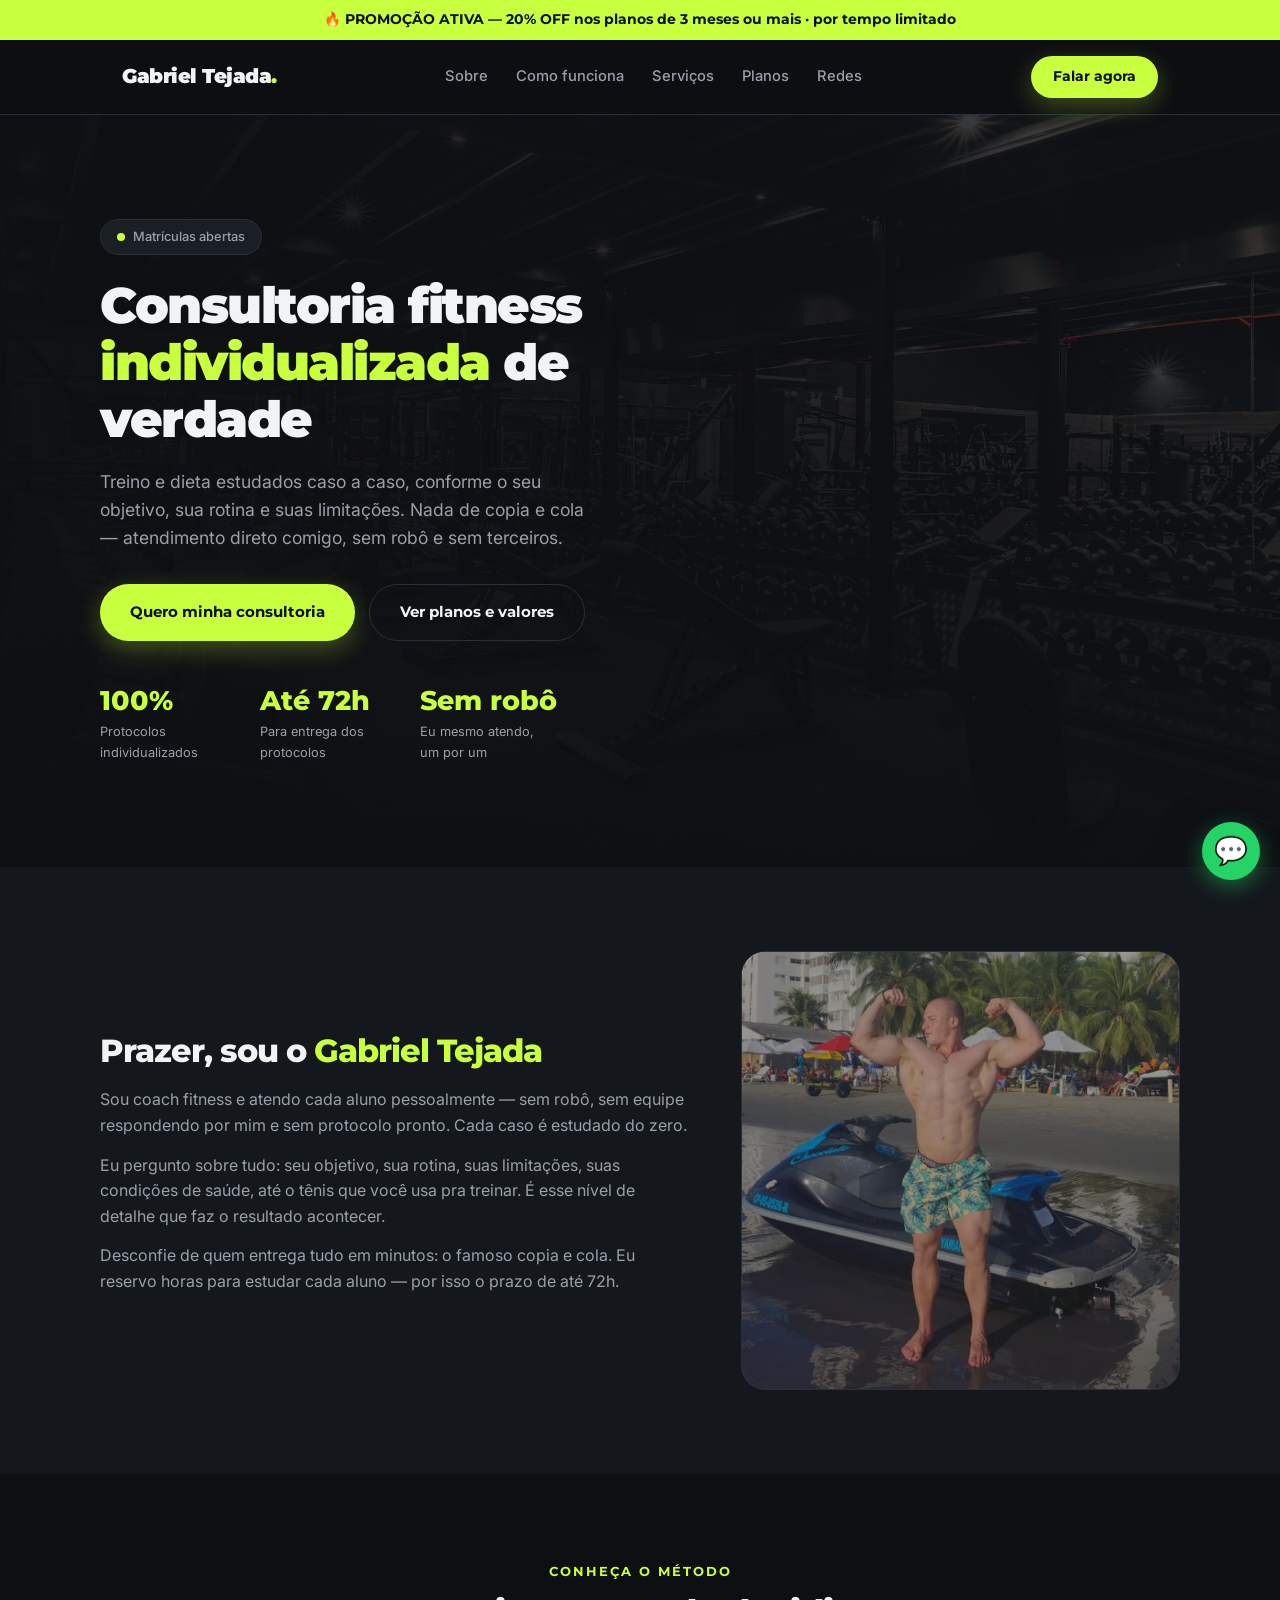
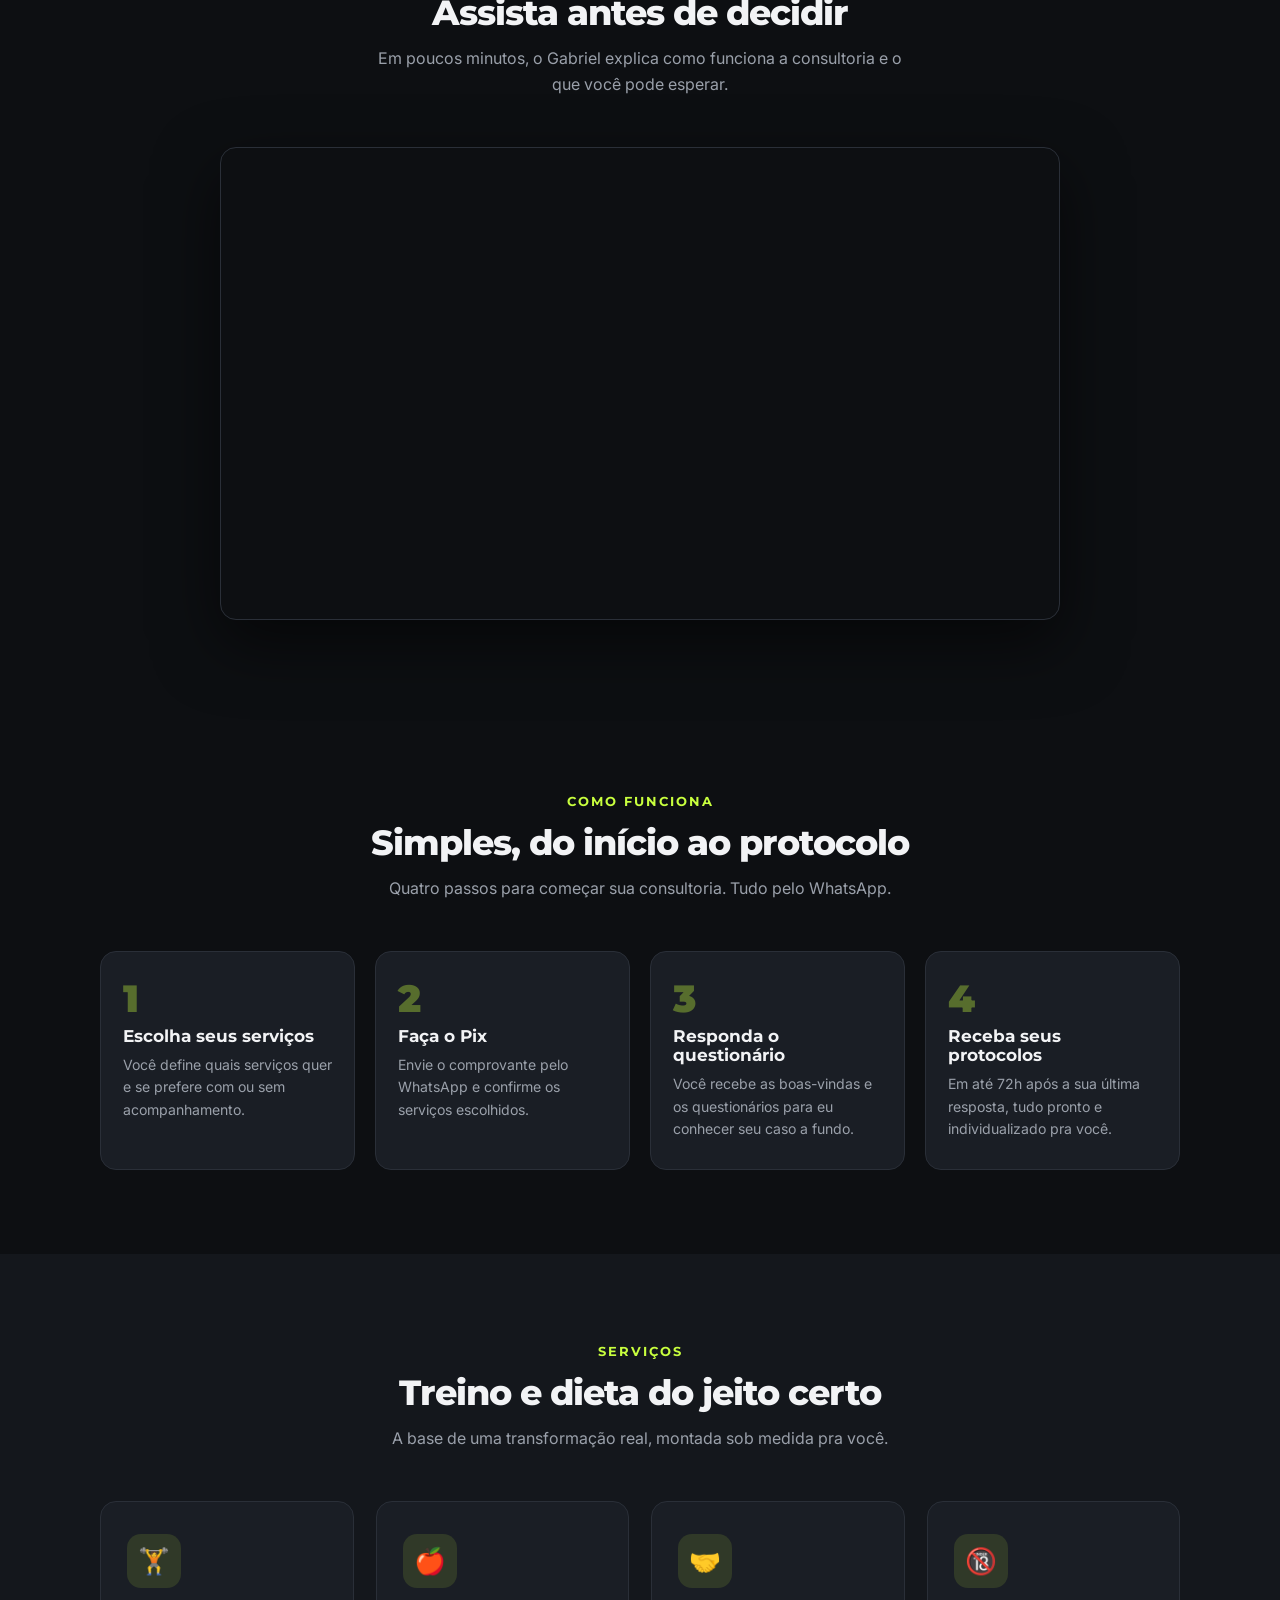
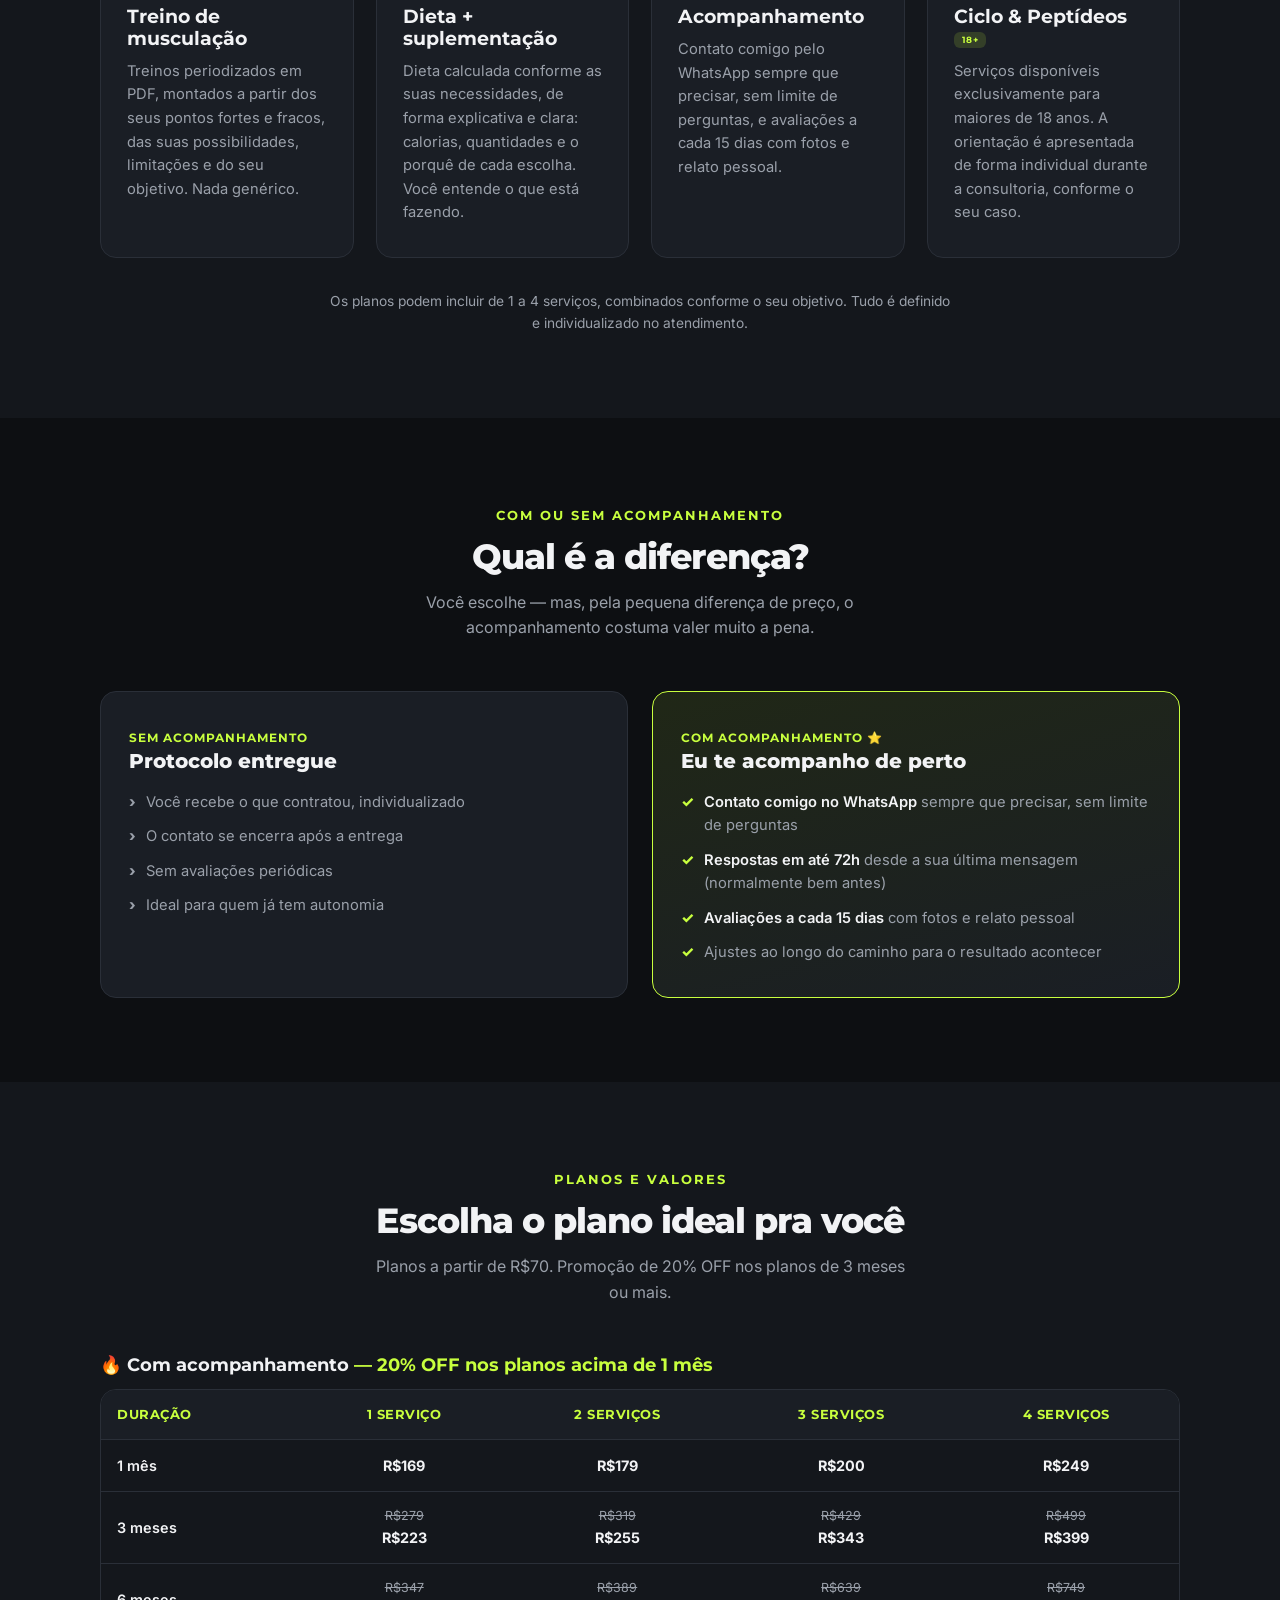
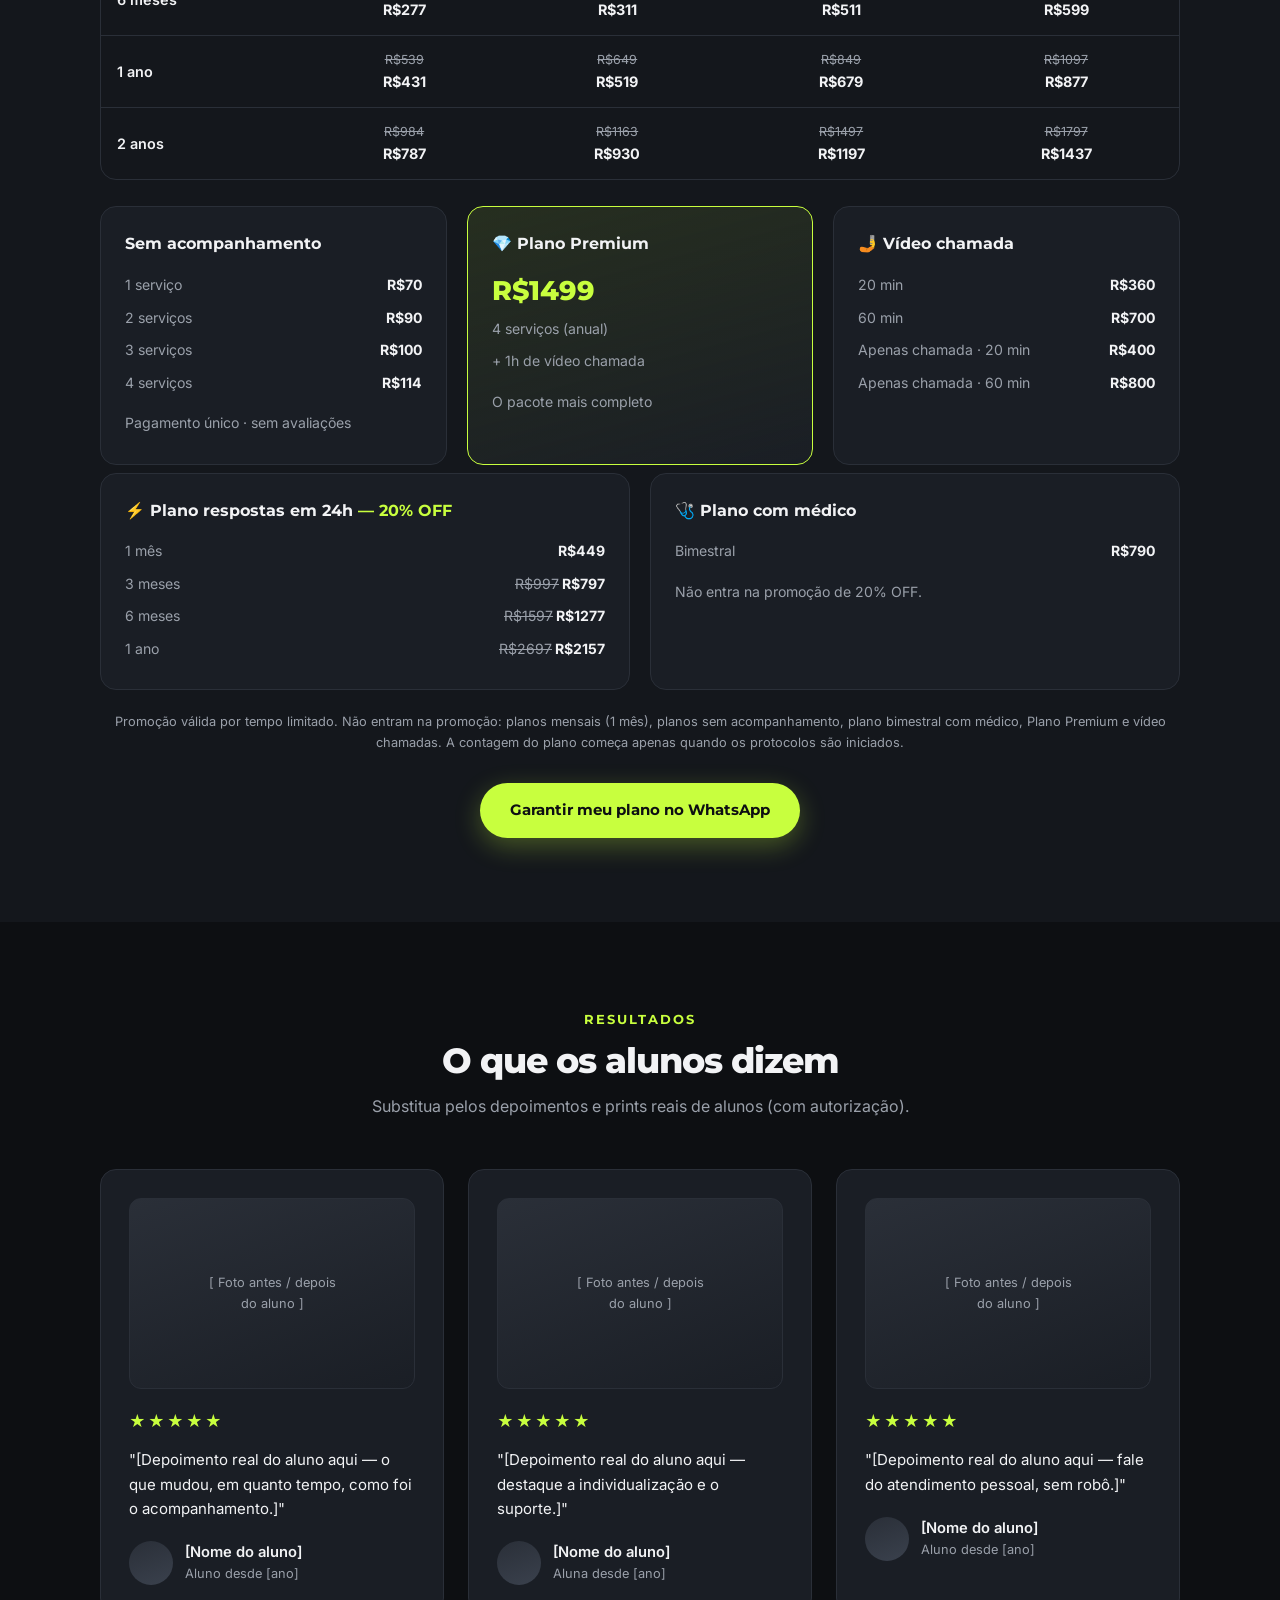
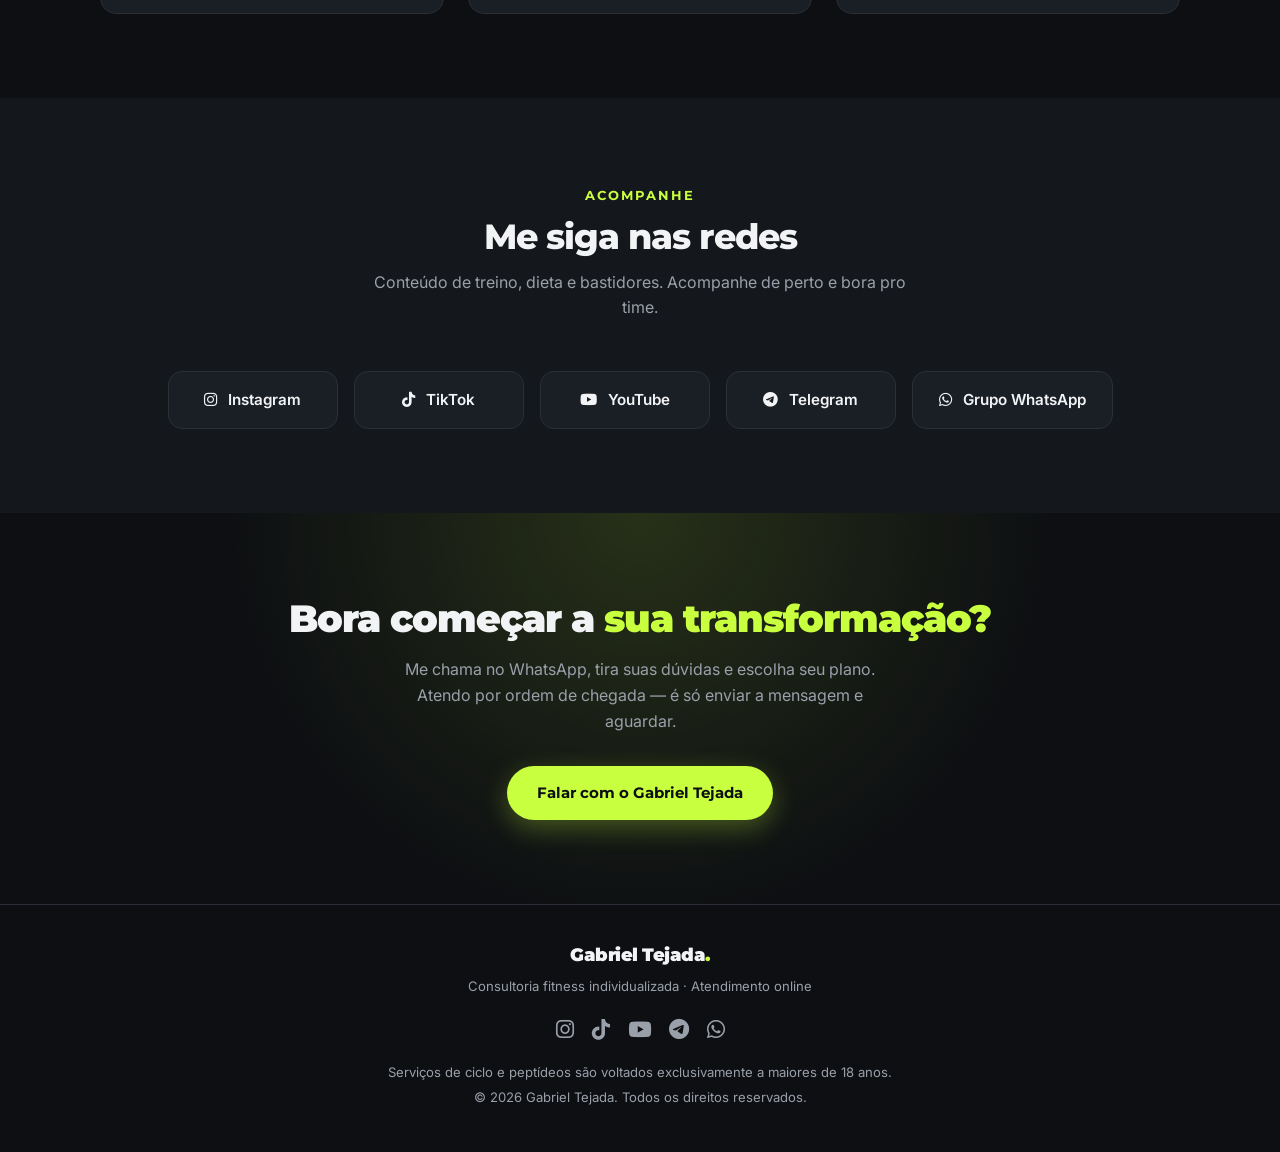
<file: pagina-coach-fitness.html>
<!doctype html>
<html lang="pt-BR">
  <head>
    <meta charset="UTF-8" />
    <meta name="viewport" content="width=device-width, initial-scale=1.0" />
    <title>Gabriel Tejada | Consultoria Fitness Individualizada</title>
    <meta
      name="description"
      content="Consultoria fitness individualizada — treino e dieta estudados caso a caso. Atendimento pessoal, sem robô e sem copia e cola."
    />

    <!-- ==========================================================
     COMO EDITAR ESTA PÁGINA (leia antes de publicar):
     1. Troque os textos entre [colchetes] pelos dados reais.
     2. O WhatsApp ja esta configurado: 55 45 99978-4790.
        Se o link nao abrir a conversa certa, confira o numero no codigo.
     3. Troque "SEU_INSTAGRAM", "SEU_TIKTOK", "SEU_CANAL" pelos @ reais.
        Se ele não tiver alguma rede, é só apagar aquele botão.
     4. FOTOS: salve na pasta assets/images/ dois arquivos:
        - "academia.jpg" = imagem de academia (aparece no banner do topo).
        - "gabriel.jpg"  = foto do Gabriel (aparece na seção "Sobre").
     5. FOTOS DE RESULTADO: nos cards da seção Resultados, troque cada
        <span>...</span> dentro de .depo-foto por:
        <img src="assets/images/resultado1.jpg" alt="Antes e depois do aluno">
        (use resultado1.jpg, resultado2.jpg, resultado3.jpg na mesma pasta).
     6. Para mudar as cores, edite as variáveis no bloco :root em assets/css/style.css.
     Os preços já estão atualizados com a promoção de 20% OFF.
     ========================================================== -->

    <link rel="preconnect" href="https://fonts.googleapis.com" />
    <link rel="preconnect" href="https://fonts.gstatic.com" crossorigin />
    <link
      href="https://fonts.googleapis.com/css2?family=Montserrat:wght@600;700;800;900&family=Inter:wght@400;500;600&display=swap"
      rel="stylesheet"
    />
    <link rel="stylesheet" href="https://cdnjs.cloudflare.com/ajax/libs/font-awesome/6.5.2/css/all.min.css" />
    <link rel="stylesheet" href="assets/css/style.css" />
  </head>
  <body>
    <!-- ================= NAVBAR ================= -->
    <header>
      <div class="promo-bar">
        🔥 PROMOÇÃO ATIVA — 20% OFF nos planos de 3 meses ou mais · por tempo
        limitado
      </div>
      <nav>
        <div class="logo">Gabriel Tejada<span class="destaque">.</span></div>
        <div class="nav-links">
          <a href="#sobre">Sobre</a>
          <a href="#como-funciona">Como funciona</a>
          <a href="#servicos">Serviços</a>
          <a href="#planos">Planos</a>
          <a href="#redes">Redes</a>
        </div>
        <a href="https://wa.me/5545999784790" class="btn btn-primario nav-cta"
          >Falar agora</a
        >
      </nav>
    </header>

    <!-- ================= HERO ================= -->
    <section class="hero">
      <div class="wrap">
        <div class="hero-conteudo">
          <div class="selo"><span class="ponto"></span> Matrículas abertas</div>
          <h1>
            Consultoria fitness <span class="destaque">individualizada</span> de
            verdade
          </h1>
          <p class="sub">
            Treino e dieta estudados caso a caso, conforme o seu objetivo, sua
            rotina e suas limitações. Nada de copia e cola — atendimento direto
            comigo, sem robô e sem terceiros.
          </p>
          <div class="hero-botoes">
            <a href="https://wa.me/5545999784790" class="btn btn-primario"
              >Quero minha consultoria</a
            >
            <a href="#planos" class="btn btn-secundario"
              >Ver planos e valores</a
            >
          </div>
          <div class="hero-stats">
            <div>
              <div class="num">100%</div>
              <div class="lbl">Protocolos individualizados</div>
            </div>
            <div>
              <div class="num">Até 72h</div>
              <div class="lbl">Para entrega dos protocolos</div>
            </div>
            <div>
              <div class="num">Sem robô</div>
              <div class="lbl">Eu mesmo atendo, um por um</div>
            </div>
          </div>
        </div>
      </div>
    </section>

    <!-- ================= SOBRE ================= -->
    <section class="sobre" id="sobre">
      <div class="wrap sobre-grid">
        <div>
          <h2>Prazer, sou o <span class="destaque">Gabriel Tejada</span></h2>
          <p>
            Sou coach fitness e atendo cada aluno pessoalmente — sem robô, sem
            equipe respondendo por mim e sem protocolo pronto. Cada caso é
            estudado do zero.
          </p>
          <p>
            Eu pergunto sobre tudo: seu objetivo, sua rotina, suas limitações,
            suas condições de saúde, até o tênis que você usa pra treinar. É
            esse nível de detalhe que faz o resultado acontecer.
          </p>
          <p>
            Desconfie de quem entrega tudo em minutos: o famoso copia e cola. Eu
            reservo horas para estudar cada aluno — por isso o prazo de até 72h.
          </p>
        </div>
        <div class="sobre-foto">
          <img
            src="assets/images/Gabriel.png"
            alt="Gabriel Tejada"
            class="foto-real foto-gabriel"
          />
        </div>
      </div>
    </section>

    <!-- ================= VÍDEO ================= -->
    <section class="video-secao" id="video">
      <div class="wrap">
        <div class="sec-titulo">
          <span class="tag">Conheça o método</span>
          <h2>Assista antes de decidir</h2>
          <p>
            Em poucos minutos, o Gabriel explica como funciona a consultoria e o
            que você pode esperar.
          </p>
        </div>
        <div class="video-wrap">
          <!-- Troque SEU_VIDEO_ID pelo ID do vídeo do YouTube (parte final da URL após ?v=) -->
          <iframe
            src="https://www.youtube.com/embed/ldSzSaWN_do"
            title="Gabriel Tejada — Consultoria Fitness Individualizada"
            allow="
              accelerometer;
              autoplay;
              clipboard-write;
              encrypted-media;
              gyroscope;
              picture-in-picture;
              web-share;
            "
            allowfullscreen
          ></iframe>
        </div>
      </div>
    </section>

    <!-- ================= COMO FUNCIONA ================= -->
    <section id="como-funciona">
      <div class="wrap">
        <div class="sec-titulo">
          <span class="tag">Como funciona</span>
          <h2>Simples, do início ao protocolo</h2>
          <p>Quatro passos para começar sua consultoria. Tudo pelo WhatsApp.</p>
        </div>
        <div class="passos">
          <div class="passo">
            <div class="n">1</div>
            <h3>Escolha seus serviços</h3>
            <p>
              Você define quais serviços quer e se prefere com ou sem
              acompanhamento.
            </p>
          </div>
          <div class="passo">
            <div class="n">2</div>
            <h3>Faça o Pix</h3>
            <p>
              Envie o comprovante pelo WhatsApp e confirme os serviços
              escolhidos.
            </p>
          </div>
          <div class="passo">
            <div class="n">3</div>
            <h3>Responda o questionário</h3>
            <p>
              Você recebe as boas-vindas e os questionários para eu conhecer seu
              caso a fundo.
            </p>
          </div>
          <div class="passo">
            <div class="n">4</div>
            <h3>Receba seus protocolos</h3>
            <p>
              Em até 72h após a sua última resposta, tudo pronto e
              individualizado pra você.
            </p>
          </div>
        </div>
      </div>
    </section>

    <!-- ================= SERVIÇOS ================= -->
    <section class="servicos" id="servicos">
      <div class="wrap">
        <div class="sec-titulo">
          <span class="tag">Serviços</span>
          <h2>Treino e dieta do jeito certo</h2>
          <p>A base de uma transformação real, montada sob medida pra você.</p>
        </div>
        <div class="servicos-grid">
          <div class="card">
            <div class="ico">🏋️</div>
            <h3>Treino de musculação</h3>
            <p>
              Treinos periodizados em PDF, montados a partir dos seus pontos
              fortes e fracos, das suas possibilidades, limitações e do seu
              objetivo. Nada genérico.
            </p>
          </div>
          <div class="card">
            <div class="ico">🍎</div>
            <h3>Dieta + suplementação</h3>
            <p>
              Dieta calculada conforme as suas necessidades, de forma
              explicativa e clara: calorias, quantidades e o porquê de cada
              escolha. Você entende o que está fazendo.
            </p>
          </div>
          <div class="card">
            <div class="ico">🤝</div>
            <h3>Acompanhamento</h3>
            <p>
              Contato comigo pelo WhatsApp sempre que precisar, sem limite de
              perguntas, e avaliações a cada 15 dias com fotos e relato pessoal.
            </p>
          </div>
          <div class="card">
            <div class="ico">🔞</div>
            <h3>Ciclo &amp; Peptídeos <span class="tag-idade">18+</span></h3>
            <p>
              Serviços disponíveis exclusivamente para maiores de 18 anos. A
              orientação é apresentada de forma individual durante a
              consultoria, conforme o seu caso.
            </p>
          </div>
        </div>
        <p class="nota-servicos">
          Os planos podem incluir de 1 a 4 serviços, combinados conforme o seu
          objetivo. Tudo é definido e individualizado no atendimento.
        </p>
      </div>
    </section>

    <!-- ================= ACOMPANHAMENTO ================= -->
    <section id="acompanhamento">
      <div class="wrap">
        <div class="sec-titulo">
          <span class="tag">Com ou sem acompanhamento</span>
          <h2>Qual é a diferença?</h2>
          <p>
            Você escolhe — mas, pela pequena diferença de preço, o
            acompanhamento costuma valer muito a pena.
          </p>
        </div>
        <div class="comp-grid">
          <div class="comp simples">
            <span class="selo-plano">Sem acompanhamento</span>
            <h3>Protocolo entregue</h3>
            <ul>
              <li>
                <span class="mk">›</span>
                <span>Você recebe o que contratou, individualizado</span>
              </li>
              <li>
                <span class="mk">›</span>
                <span>O contato se encerra após a entrega</span>
              </li>
              <li>
                <span class="mk">›</span> <span>Sem avaliações periódicas</span>
              </li>
              <li>
                <span class="mk">›</span>
                <span>Ideal para quem já tem autonomia</span>
              </li>
            </ul>
          </div>
          <div class="comp destaque-plano">
            <span class="selo-plano">Com acompanhamento ⭐</span>
            <h3>Eu te acompanho de perto</h3>
            <ul>
              <li>
                <span class="mk">✓</span>
                <span
                  ><b>Contato comigo no WhatsApp</b> sempre que precisar, sem
                  limite de perguntas</span
                >
              </li>
              <li>
                <span class="mk">✓</span>
                <span
                  ><b>Respostas em até 72h</b> desde a sua última mensagem
                  (normalmente bem antes)</span
                >
              </li>
              <li>
                <span class="mk">✓</span>
                <span
                  ><b>Avaliações a cada 15 dias</b> com fotos e relato
                  pessoal</span
                >
              </li>
              <li>
                <span class="mk">✓</span>
                <span
                  >Ajustes ao longo do caminho para o resultado acontecer</span
                >
              </li>
            </ul>
          </div>
        </div>
      </div>
    </section>

    <!-- ================= PLANOS E PREÇOS ================= -->
    <section class="precos" id="planos">
      <div class="wrap">
        <div class="sec-titulo">
          <span class="tag">Planos e valores</span>
          <h2>Escolha o plano ideal pra você</h2>
          <p>
            Planos a partir de R$70. Promoção de 20% OFF nos planos de 3 meses
            ou mais.
          </p>
        </div>

        <!-- COM ACOMPANHAMENTO -->
        <h3 class="precos-titulo">
          🔥 Com acompanhamento
          <span class="destaque">— 20% OFF nos planos acima de 1 mês</span>
        </h3>
        <div class="tabela-wrap">
          <table>
            <thead>
              <tr>
                <th>Duração</th>
                <th>1 serviço</th>
                <th>2 serviços</th>
                <th>3 serviços</th>
                <th>4 serviços</th>
              </tr>
            </thead>
            <tbody>
              <tr>
                <td class="dur">1 mês</td>
                <td><span class="preco-novo">R$169</span></td>
                <td><span class="preco-novo">R$179</span></td>
                <td><span class="preco-novo">R$200</span></td>
                <td><span class="preco-novo">R$249</span></td>
              </tr>
              <tr>
                <td class="dur">3 meses</td>
                <td>
                  <span class="preco-velho">R$279</span
                  ><span class="preco-novo">R$223</span>
                </td>
                <td>
                  <span class="preco-velho">R$319</span
                  ><span class="preco-novo">R$255</span>
                </td>
                <td>
                  <span class="preco-velho">R$429</span
                  ><span class="preco-novo">R$343</span>
                </td>
                <td>
                  <span class="preco-velho">R$499</span
                  ><span class="preco-novo">R$399</span>
                </td>
              </tr>
              <tr>
                <td class="dur">6 meses</td>
                <td>
                  <span class="preco-velho">R$347</span
                  ><span class="preco-novo">R$277</span>
                </td>
                <td>
                  <span class="preco-velho">R$389</span
                  ><span class="preco-novo">R$311</span>
                </td>
                <td>
                  <span class="preco-velho">R$639</span
                  ><span class="preco-novo">R$511</span>
                </td>
                <td>
                  <span class="preco-velho">R$749</span
                  ><span class="preco-novo">R$599</span>
                </td>
              </tr>
              <tr>
                <td class="dur">1 ano</td>
                <td>
                  <span class="preco-velho">R$539</span
                  ><span class="preco-novo">R$431</span>
                </td>
                <td>
                  <span class="preco-velho">R$649</span
                  ><span class="preco-novo">R$519</span>
                </td>
                <td>
                  <span class="preco-velho">R$849</span
                  ><span class="preco-novo">R$679</span>
                </td>
                <td>
                  <span class="preco-velho">R$1097</span
                  ><span class="preco-novo">R$877</span>
                </td>
              </tr>
              <tr>
                <td class="dur">2 anos</td>
                <td>
                  <span class="preco-velho">R$984</span
                  ><span class="preco-novo">R$787</span>
                </td>
                <td>
                  <span class="preco-velho">R$1163</span
                  ><span class="preco-novo">R$930</span>
                </td>
                <td>
                  <span class="preco-velho">R$1497</span
                  ><span class="preco-novo">R$1197</span>
                </td>
                <td>
                  <span class="preco-velho">R$1797</span
                  ><span class="preco-novo">R$1437</span>
                </td>
              </tr>
            </tbody>
          </table>
        </div>

        <!-- SEM ACOMPANHAMENTO + EXTRAS -->
        <div class="precos-extra">
          <div class="mini-card">
            <h4>Sem acompanhamento</h4>
            <div class="linha"><span>1 serviço</span><b>R$70</b></div>
            <div class="linha"><span>2 serviços</span><b>R$90</b></div>
            <div class="linha"><span>3 serviços</span><b>R$100</b></div>
            <div class="linha"><span>4 serviços</span><b>R$114</b></div>
            <div class="linha linha-nota">Pagamento único · sem avaliações</div>
          </div>
          <div class="mini-card premium">
            <h4>💎 Plano Premium</h4>
            <div class="big">R$1499</div>
            <div class="linha"><span>4 serviços (anual)</span></div>
            <div class="linha"><span>+ 1h de vídeo chamada</span></div>
            <div class="linha linha-nota">O pacote mais completo</div>
          </div>
          <div class="mini-card">
            <h4>🤳 Vídeo chamada</h4>
            <div class="linha"><span>20 min</span><b>R$360</b></div>
            <div class="linha"><span>60 min</span><b>R$700</b></div>
            <div class="linha">
              <span>Apenas chamada · 20 min</span><b>R$400</b>
            </div>
            <div class="linha">
              <span>Apenas chamada · 60 min</span><b>R$800</b>
            </div>
          </div>
        </div>

        <!-- RESPOSTAS EM 24H -->
        <div class="precos-extra-2col">
          <div class="mini-card">
            <h4>
              ⚡ Plano respostas em 24h <span class="destaque">— 20% OFF</span>
            </h4>
            <div class="linha"><span>1 mês</span><b>R$449</b></div>
            <div class="linha">
              <span>3 meses</span><b><s class="preco-s">R$997</s> R$797</b>
            </div>
            <div class="linha">
              <span>6 meses</span><b><s class="preco-s">R$1597</s> R$1277</b>
            </div>
            <div class="linha">
              <span>1 ano</span><b><s class="preco-s">R$2697</s> R$2157</b>
            </div>
          </div>
          <div class="mini-card">
            <h4>🩺 Plano com médico</h4>
            <div class="linha"><span>Bimestral</span><b>R$790</b></div>
            <div class="linha linha-nota">
              Não entra na promoção de 20% OFF.
            </div>
          </div>
        </div>

        <p class="precos-nota">
          Promoção válida por tempo limitado. Não entram na promoção: planos
          mensais (1 mês), planos sem acompanhamento, plano bimestral com
          médico, Plano Premium e vídeo chamadas. A contagem do plano começa
          apenas quando os protocolos são iniciados.
        </p>

        <div class="cta-wrap">
          <a href="https://wa.me/5545999784790" class="btn btn-primario"
            >Garantir meu plano no WhatsApp</a
          >
        </div>
      </div>
    </section>

    <!-- ================= DEPOIMENTOS ================= -->
    <section id="depoimentos">
      <div class="wrap">
        <div class="sec-titulo">
          <span class="tag">Resultados</span>
          <h2>O que os alunos dizem</h2>
          <p>
            Substitua pelos depoimentos e prints reais de alunos (com
            autorização).
          </p>
        </div>
        <div class="depo-grid">
          <div class="depo-card">
            <div class="depo-foto">
              <span>[ Foto antes / depois<br />do aluno ]</span>
            </div>
            <div class="estrelas">★★★★★</div>
            <p>
              "[Depoimento real do aluno aqui — o que mudou, em quanto tempo,
              como foi o acompanhamento.]"
            </p>
            <div class="depo-pessoa">
              <div class="avatar"></div>
              <div>
                <div class="nome">[Nome do aluno]</div>
                <div class="meta">Aluno desde [ano]</div>
              </div>
            </div>
          </div>
          <div class="depo-card">
            <div class="depo-foto">
              <span>[ Foto antes / depois<br />do aluno ]</span>
            </div>
            <div class="estrelas">★★★★★</div>
            <p>
              "[Depoimento real do aluno aqui — destaque a individualização e o
              suporte.]"
            </p>
            <div class="depo-pessoa">
              <div class="avatar"></div>
              <div>
                <div class="nome">[Nome do aluno]</div>
                <div class="meta">Aluna desde [ano]</div>
              </div>
            </div>
          </div>
          <div class="depo-card">
            <div class="depo-foto">
              <span>[ Foto antes / depois<br />do aluno ]</span>
            </div>
            <div class="estrelas">★★★★★</div>
            <p>
              "[Depoimento real do aluno aqui — fale do atendimento pessoal, sem
              robô.]"
            </p>
            <div class="depo-pessoa">
              <div class="avatar"></div>
              <div>
                <div class="nome">[Nome do aluno]</div>
                <div class="meta">Aluno desde [ano]</div>
              </div>
            </div>
          </div>
        </div>
      </div>
    </section>

    <!-- ================= REDES SOCIAIS ================= -->
    <section class="redes" id="redes">
      <div class="wrap">
        <div class="sec-titulo">
          <span class="tag">Acompanhe</span>
          <h2>Me siga nas redes</h2>
          <p>
            Conteúdo de treino, dieta e bastidores. Acompanhe de perto e bora
            pro time.
          </p>
        </div>
        <div class="redes-botoes">
          <a href="https://www.instagram.com/gabrieltejada_ofc/" class="rede" target="_blank" rel="noopener">
            <i class="fa-brands fa-instagram"></i> Instagram
          </a>
          <a href="https://www.tiktok.com/@tejada_ofc" class="rede" target="_blank" rel="noopener">
            <i class="fa-brands fa-tiktok"></i> TikTok
          </a>
          <a href="https://www.youtube.com/@GabrielTejadaOFC" class="rede" target="_blank" rel="noopener">
            <i class="fa-brands fa-youtube"></i> YouTube
          </a>
          <a href="https://t.me/+OJR5g0AvkYIzMzEx" class="rede" target="_blank" rel="noopener">
            <i class="fa-brands fa-telegram"></i> Telegram
          </a>
          <a href="https://chat.whatsapp.com/EVZUz7FN857JBDVYQPVd2Q" class="rede" target="_blank" rel="noopener">
            <i class="fa-brands fa-whatsapp"></i> Grupo WhatsApp
          </a>
        </div>
      </div>
    </section>

    <!-- ================= CTA FINAL ================= -->
    <section class="cta-final">
      <div class="wrap">
        <h2>Bora começar a <span class="destaque">sua transformação?</span></h2>
        <p>
          Me chama no WhatsApp, tira suas dúvidas e escolha seu plano. Atendo
          por ordem de chegada — é só enviar a mensagem e aguardar.
        </p>
        <a href="https://wa.me/5545999784790" class="btn btn-primario"
          >Falar com o Gabriel Tejada</a
        >
      </div>
    </section>

    <!-- ================= RODAPÉ ================= -->
    <footer>
      <div class="logo">Gabriel Tejada<span class="destaque">.</span></div>
      <p>Consultoria fitness individualizada · Atendimento online</p>
      <div class="footer-redes">
        <a href="https://www.instagram.com/gabrieltejada_ofc/" aria-label="Instagram" target="_blank" rel="noopener"><i class="fa-brands fa-instagram"></i></a>
        <a href="https://www.tiktok.com/@tejada_ofc" aria-label="TikTok" target="_blank" rel="noopener"><i class="fa-brands fa-tiktok"></i></a>
        <a href="https://www.youtube.com/@GabrielTejadaOFC" aria-label="YouTube" target="_blank" rel="noopener"><i class="fa-brands fa-youtube"></i></a>
        <a href="https://t.me/+OJR5g0AvkYIzMzEx" aria-label="Telegram" target="_blank" rel="noopener"><i class="fa-brands fa-telegram"></i></a>
        <a href="https://chat.whatsapp.com/EVZUz7FN857JBDVYQPVd2Q" aria-label="Grupo WhatsApp" target="_blank" rel="noopener"><i class="fa-brands fa-whatsapp"></i></a>
      </div>
      <p>
        Serviços de ciclo e peptídeos são voltados exclusivamente a maiores de
        18 anos.
      </p>
      <p>© 2026 Gabriel Tejada. Todos os direitos reservados.</p>
    </footer>

    <a
      href="https://wa.me/5545999784790"
      class="wpp-flutuante"
      aria-label="WhatsApp"
      >💬</a
    >
  </body>
</html>
</file>
<file: assets/css/style.css>
:root {
  --cor-fundo: #0d0f12;
  --cor-fundo-2: #14171c;
  --cor-card: #1a1e25;
  --cor-destaque: #c8ff3e;
  --cor-texto: #f2f3f5;
  --cor-texto-suave: #9aa0aa;
  --borda: #2a2f38;
  --raio: 16px;
}

* { margin: 0; padding: 0; box-sizing: border-box; }
html { scroll-behavior: smooth; }
body { font-family: 'Inter', sans-serif; background: var(--cor-fundo); color: var(--cor-texto); line-height: 1.6; -webkit-font-smoothing: antialiased; }
h1, h2, h3, .logo { font-family: 'Montserrat', sans-serif; line-height: 1.15; }
a { text-decoration: none; color: inherit; }
img { max-width: 100%; display: block; }
section { padding: 84px 22px; }
.wrap { max-width: 1080px; margin: 0 auto; }
.destaque { color: var(--cor-destaque); }

/* ---------- BOTÕES ---------- */
.btn { display: inline-flex; align-items: center; gap: 9px; font-family: 'Montserrat', sans-serif; font-weight: 700; font-size: .95rem; padding: 15px 30px; border-radius: 50px; cursor: pointer; border: none; transition: transform .15s ease, box-shadow .15s ease; }
.btn-primario { background: var(--cor-destaque); color: #0d0f12; box-shadow: 0 8px 26px rgba(200,255,62,.28); }
.btn-primario:hover { transform: translateY(-3px); box-shadow: 0 12px 32px rgba(200,255,62,.4); }
.btn-secundario { background: transparent; color: var(--cor-texto); border: 1.5px solid var(--borda); }
.btn-secundario:hover { border-color: var(--cor-destaque); transform: translateY(-3px); }

/* ---------- NAVBAR ---------- */
header { position: sticky; top: 0; z-index: 50; background: rgba(13,15,18,.85); -webkit-backdrop-filter: blur(10px); backdrop-filter: blur(10px); border-bottom: 1px solid var(--borda); }
nav { max-width: 1080px; margin: 0 auto; padding: 16px 22px; display: flex; align-items: center; justify-content: space-between; }
.logo { font-weight: 900; font-size: 1.25rem; letter-spacing: -.5px; }
.nav-links { display: flex; gap: 28px; }
.nav-links a { font-size: .92rem; color: var(--cor-texto-suave); font-weight: 500; transition: color .2s; }
.nav-links a:hover { color: var(--cor-destaque); }
.nav-cta { padding: 10px 22px; font-size: .85rem; }
/* hamburger */
.hamburger { display: none; flex-direction: column; justify-content: center; gap: 5px; cursor: pointer; background: none; border: none; padding: 6px; }
.hamburger span { display: block; width: 22px; height: 2px; background: var(--cor-texto); border-radius: 2px; transition: transform .3s ease, opacity .3s ease; }
.hamburger.ativo span:nth-child(1) { transform: translateY(7px) rotate(45deg); }
.hamburger.ativo span:nth-child(2) { opacity: 0; }
.hamburger.ativo span:nth-child(3) { transform: translateY(-7px) rotate(-45deg); }
@media(max-width:820px) {
  .hamburger { display: flex; }
  .nav-links { display: none; position: absolute; top: 100%; left: 0; right: 0; background: rgba(13,15,18,.97); border-bottom: 1px solid var(--borda); flex-direction: column; gap: 0; -webkit-backdrop-filter: blur(10px); backdrop-filter: blur(10px); z-index: 99; }
  .nav-links.aberto { display: flex; }
  .nav-links a { padding: 16px 22px; border-bottom: 1px solid var(--borda); font-size: 1rem; }
}

/* ---------- BARRA DE PROMOÇÃO ---------- */
.promo-bar { background: var(--cor-destaque); color: #0d0f12; text-align: center; padding: 9px 16px; font-family: 'Montserrat', sans-serif; font-weight: 700; font-size: .85rem; }

/* ---------- HERO ---------- */
.hero { background-image: linear-gradient(180deg,rgba(13,15,18,.55) 0%,rgba(13,15,18,.82) 68%,var(--cor-fundo) 100%), linear-gradient(95deg,rgba(13,15,18,.95) 0%,rgba(13,15,18,.6) 58%,rgba(13,15,18,.32) 100%), url('../images/academia.jpg'); background-size: cover; background-position: center; background-repeat: no-repeat; background-attachment: fixed; padding-top: 104px; padding-bottom: 104px; }
.hero-conteudo { max-width: 600px; }
.selo { display: inline-flex; align-items: center; gap: 8px; background: var(--cor-card); border: 1px solid var(--borda); padding: 7px 16px; border-radius: 50px; font-size: .8rem; color: var(--cor-texto-suave); font-weight: 500; margin-bottom: 22px; }
.selo .ponto { width: 8px; height: 8px; border-radius: 50%; background: var(--cor-destaque); }
.hero h1 { font-size: 3.1rem; font-weight: 900; letter-spacing: -1.5px; margin-bottom: 20px; }
.hero p.sub { font-size: 1.1rem; color: var(--cor-texto-suave); margin-bottom: 32px; max-width: 490px; }
.hero-botoes { display: flex; gap: 14px; flex-wrap: wrap; }
.hero-stats { display: flex; gap: 30px; margin-top: 38px; flex-wrap: wrap; }
.hero-stats .num { font-family: 'Montserrat', sans-serif; font-weight: 800; font-size: 1.7rem; color: var(--cor-destaque); }
.hero-stats .lbl { font-size: .8rem; color: var(--cor-texto-suave); max-width: 130px; }
@media(max-width:860px) { .hero { background-attachment: scroll; padding-top: 80px; padding-bottom: 80px; } .hero h1 { font-size: 2.3rem; } }

/* ---------- TÍTULOS DE SEÇÃO ---------- */
.sec-titulo { text-align: center; margin-bottom: 50px; }
.sec-titulo .tag { font-family: 'Montserrat', sans-serif; font-weight: 700; font-size: .8rem; letter-spacing: 2px; text-transform: uppercase; color: var(--cor-destaque); }
.sec-titulo h2 { font-size: 2.2rem; font-weight: 800; letter-spacing: -1px; margin-top: 10px; }
.sec-titulo p { color: var(--cor-texto-suave); margin-top: 12px; max-width: 540px; margin-left: auto; margin-right: auto; }

/* ---------- DOR ---------- */
.dor { background: var(--cor-fundo-2); }
.dor-grid { display: grid; grid-template-columns: repeat(3, 1fr); gap: 16px; }
.dor-card { background: var(--cor-fundo); border: 1px solid var(--borda); border-radius: var(--raio); padding: 24px 22px; display: flex; gap: 16px; align-items: flex-start; }
.dor-card .dor-ico { font-size: 1.4rem; flex-shrink: 0; margin-top: 2px; }
.dor-card p { font-size: .92rem; color: var(--cor-texto-suave); line-height: 1.6; }
.dor-card p b { color: var(--cor-texto); font-weight: 600; }
.dor-virada { text-align: center; margin-top: 44px; padding-top: 40px; border-top: 1px solid var(--borda); }
.dor-virada p { font-size: 1.15rem; color: var(--cor-texto); max-width: 620px; margin: 0 auto; line-height: 1.7; }
.dor-virada p span { color: var(--cor-destaque); font-weight: 700; }
.dor-cta-btn { margin-top: 28px; }
@media(max-width:860px) { .dor-grid { grid-template-columns: 1fr 1fr; } }
@media(max-width:520px) { .dor-grid { grid-template-columns: 1fr; } }

/* ---------- SOBRE ---------- */
.sobre { background: var(--cor-fundo-2); }
.sobre-grid { display: grid; grid-template-columns: 1.15fr .85fr; gap: 48px; align-items: center; }
.sobre-foto { position: relative; aspect-ratio: 1/1; border-radius: 24px; overflow: hidden; background: linear-gradient(160deg,#2a2f38,#1a1e25); border: 1px solid var(--borda); }
.sobre-foto::after { content: ''; position: absolute; inset: 0; background: rgba(13,15,18,.38); border-radius: 24px; pointer-events: none; }
.foto-real { width: 100%; height: 100%; object-fit: cover; display: block; }
.foto-gabriel { object-position: center 20%; }
.sobre h2 { font-size: 2rem; font-weight: 800; letter-spacing: -1px; margin-bottom: 18px; }
.sobre p { color: var(--cor-texto-suave); margin-bottom: 14px; }
@media(max-width:860px) { .sobre-grid { grid-template-columns: 1fr; gap: 32px; } .sobre-foto { max-width: 320px; margin: 0 auto; } }
.sobre-stats { display: flex; gap: 32px; margin-top: 30px; flex-wrap: wrap; border-top: 1px solid var(--borda); padding-top: 24px; }
.sobre-stat .num { font-family: 'Montserrat', sans-serif; font-weight: 800; font-size: 1.65rem; color: var(--cor-destaque); line-height: 1.1; }
.sobre-stat .lbl { font-size: .78rem; color: var(--cor-texto-suave); margin-top: 4px; }

/* ---------- VÍDEO ---------- */
.video-secao { background: var(--cor-fundo); }
.video-wrap { position: relative; aspect-ratio: 16/9; border-radius: var(--raio); overflow: hidden; border: 1px solid var(--borda); max-width: 840px; margin: 0 auto; box-shadow: 0 24px 64px rgba(0,0,0,.55); }
.video-wrap iframe { position: absolute; top: 0; left: 0; width: 100%; height: 100%; border: none; }

/* ---------- COMO FUNCIONA ---------- */
.passos { display: grid; grid-template-columns: repeat(4,1fr); gap: 20px; }
.passo { background: var(--cor-card); border: 1px solid var(--borda); border-radius: var(--raio); padding: 28px 22px; position: relative; }
.passo .n { font-family: 'Montserrat', sans-serif; font-weight: 900; font-size: 2.4rem; color: var(--cor-destaque); opacity: .35; line-height: 1; }
.passo h3 { font-size: 1.05rem; font-weight: 700; margin: 8px 0 8px; }
.passo p { color: var(--cor-texto-suave); font-size: .88rem; }
@media(max-width:860px) { .passos { grid-template-columns: 1fr 1fr; } }
@media(max-width:480px) { .passos { grid-template-columns: 1fr; } }

/* ---------- SERVIÇOS ---------- */
.servicos { background: var(--cor-fundo-2); }
.servicos-grid { display: grid; grid-template-columns: repeat(4,1fr); gap: 22px; }
.card { background: var(--cor-card); border: 1px solid var(--borda); border-radius: var(--raio); padding: 32px 26px; transition: transform .18s ease, border-color .18s ease; }
.card:hover { transform: translateY(-6px); border-color: var(--cor-destaque); }
.card .ico { width: 54px; height: 54px; border-radius: 14px; background: rgba(200,255,62,.12); display: flex; align-items: center; justify-content: center; font-size: 1.6rem; margin-bottom: 18px; }
.card h3 { font-size: 1.18rem; font-weight: 700; margin-bottom: 10px; }
.card p { color: var(--cor-texto-suave); font-size: .92rem; }
.nota-servicos { text-align: center; color: var(--cor-texto-suave); font-size: .86rem; margin-top: 32px; max-width: 620px; margin-left: auto; margin-right: auto; }
.tag-idade { display: inline-block; font-size: .58rem; font-weight: 700; letter-spacing: .5px; background: rgba(200,255,62,.15); color: var(--cor-destaque); padding: 3px 8px; border-radius: 6px; vertical-align: middle; }
@media(max-width:900px) { .servicos-grid { grid-template-columns: 1fr 1fr; } }
@media(max-width:540px) { .servicos-grid { grid-template-columns: 1fr; } }

/* ---------- ACOMPANHAMENTO (COMPARATIVO) ---------- */
.comp-grid { display: grid; grid-template-columns: 1fr 1fr; gap: 24px; }
.comp { border-radius: var(--raio); padding: 32px 28px; border: 1px solid var(--borda); }
.comp.simples { background: var(--cor-card); }
.comp.destaque-plano { background: linear-gradient(165deg,rgba(200,255,62,.10),var(--cor-card)); border-color: var(--cor-destaque); }
.comp h3 { font-size: 1.25rem; font-weight: 800; margin-bottom: 6px; }
.comp .selo-plano { font-size: .75rem; font-weight: 700; font-family: 'Montserrat', sans-serif; letter-spacing: 1px; text-transform: uppercase; color: var(--cor-destaque); }
.comp ul { list-style: none; margin-top: 18px; display: flex; flex-direction: column; gap: 11px; }
.comp li { display: flex; align-items: flex-start; gap: 10px; font-size: .92rem; color: var(--cor-texto-suave); }
.comp li b { color: var(--cor-texto); font-weight: 600; }
.comp li .mk { flex-shrink: 0; font-weight: 800; }
.comp.simples .mk { color: var(--cor-texto-suave); }
.comp.destaque-plano .mk { color: var(--cor-destaque); }
@media(max-width:760px) { .comp-grid { grid-template-columns: 1fr; } }

/* ---------- PREÇOS ---------- */
.precos { background: var(--cor-fundo-2); }
.tabela-wrap { overflow-x: auto; border: 1px solid var(--borda); border-radius: var(--raio); margin-bottom: 26px; }
table { width: 100%; border-collapse: collapse; min-width: 540px; }
th, td { padding: 14px 16px; text-align: center; font-size: .9rem; border-bottom: 1px solid var(--borda); }
thead th { background: var(--cor-card); font-family: 'Montserrat', sans-serif; font-weight: 700; font-size: .82rem; color: var(--cor-destaque); text-transform: uppercase; letter-spacing: .5px; }
thead th:first-child { text-align: left; }
.tr-popular { background: rgba(200,255,62,.05); }
.tr-popular td { border-top: 1px solid rgba(200,255,62,.25) !important; border-bottom: 1px solid rgba(200,255,62,.25) !important; }
.tr-popular td.dur { border-left: 3px solid var(--cor-destaque); padding-left: 13px; }
.badge-popular { display: inline-block; background: var(--cor-destaque); color: #0d0f12; font-size: .6rem; font-weight: 800; padding: 2px 8px; border-radius: 20px; margin-left: 8px; font-family: 'Montserrat', sans-serif; letter-spacing: .5px; text-transform: uppercase; vertical-align: middle; white-space: nowrap; }
tbody tr:last-child td { border-bottom: none; }
td.dur { text-align: left; font-weight: 600; color: var(--cor-texto); }
.preco-velho { color: var(--cor-texto-suave); text-decoration: line-through; font-size: .78rem; display: block; }
.preco-novo { color: var(--cor-texto); font-weight: 700; }
.precos-titulo { font-family: 'Montserrat', sans-serif; font-size: 1.1rem; margin-bottom: 14px; }
.precos-extra { display: grid; grid-template-columns: repeat(3,1fr); gap: 20px; margin-top: 8px; }
.precos-extra-2col { display: grid; grid-template-columns: 1fr 1fr; gap: 20px; margin-top: 8px; }
.mini-card { background: var(--cor-card); border: 1px solid var(--borda); border-radius: var(--raio); padding: 24px; }
.mini-card.premium { background: linear-gradient(165deg,rgba(200,255,62,.10),var(--cor-card)); border-color: var(--cor-destaque); }
.mini-card h4 { font-family: 'Montserrat', sans-serif; font-size: 1rem; margin-bottom: 12px; }
.mini-card .linha { display: flex; justify-content: space-between; font-size: .88rem; color: var(--cor-texto-suave); padding: 5px 0; }
.mini-card .linha b { color: var(--cor-texto); }
.mini-card .big { font-family: 'Montserrat', sans-serif; font-weight: 800; font-size: 1.7rem; color: var(--cor-destaque); }
.linha-nota { color: var(--cor-texto-suave); font-size: .78rem; margin-top: 8px; }
.preco-s { color: var(--cor-texto-suave); font-weight: 400; }
.precos-nota { font-size: .8rem; color: var(--cor-texto-suave); margin-top: 22px; text-align: center; }
.cta-wrap { text-align: center; margin-top: 30px; }
@media(max-width:760px) {
  .precos-extra { grid-template-columns: 1fr; }
  .precos-extra-2col { grid-template-columns: 1fr; }
}

/* ---------- DEPOIMENTOS ---------- */
.depo-grid { display: grid; grid-template-columns: repeat(3,1fr); gap: 24px; }
.depo-card { background: var(--cor-card); border: 1px solid var(--borda); border-radius: var(--raio); padding: 28px; }
.depo-foto { aspect-ratio: 3/2; border-radius: 12px; overflow: hidden; background: linear-gradient(160deg,#2a2f38,#1a1e25); border: 1px solid var(--borda); display: flex; align-items: center; justify-content: center; color: var(--cor-texto-suave); font-size: .8rem; text-align: center; padding: 14px; margin-bottom: 20px; }
.depo-foto img { width: 100%; height: 100%; object-fit: cover; }
.estrelas { color: var(--cor-destaque); margin-bottom: 14px; letter-spacing: 2px; }
.depo-card p { font-size: .94rem; margin-bottom: 20px; }
.depo-pessoa { display: flex; align-items: center; gap: 12px; }
.avatar { width: 44px; height: 44px; border-radius: 50%; background: linear-gradient(160deg,#2a2f38,#3a414d); flex-shrink: 0; }
.depo-pessoa .nome { font-weight: 600; font-size: .92rem; }
.depo-pessoa .meta { font-size: .8rem; color: var(--cor-texto-suave); }
@media(max-width:860px) { .depo-grid { grid-template-columns: 1fr; } }

/* ---------- REDES SOCIAIS ---------- */
.redes { background: var(--cor-fundo-2); text-align: center; }
.redes-botoes { display: flex; gap: 16px; justify-content: center; flex-wrap: wrap; margin-top: 30px; }
.rede { display: flex; align-items: center; gap: 11px; background: var(--cor-card); border: 1px solid var(--borda); padding: 16px 26px; border-radius: 14px; font-weight: 600; font-size: .95rem; transition: transform .15s ease, border-color .15s ease; min-width: 170px; justify-content: center; }
.rede:hover { transform: translateY(-4px); border-color: var(--cor-destaque); }

/* ---------- ANIMAÇÕES DE ENTRADA ---------- */
.fade-in { opacity: 0; transform: translateY(26px); transition: opacity .6s ease, transform .6s ease; }
.fade-in.visivel { opacity: 1; transform: translateY(0); }
@media (prefers-reduced-motion: reduce) {
  html { scroll-behavior: auto; }
  .fade-in { opacity: 1; transform: none; transition: none; }
}

/* ---------- FAQ ---------- */
.faq { background: var(--cor-fundo); }
.faq-lista { display: flex; flex-direction: column; gap: 10px; max-width: 780px; margin: 0 auto; }
.faq-lista details { background: var(--cor-card); border: 1px solid var(--borda); border-radius: var(--raio); overflow: hidden; transition: border-color .2s; }
.faq-lista details[open] { border-color: var(--cor-destaque); }
.faq-lista summary { padding: 20px 24px; font-weight: 600; font-size: .98rem; cursor: pointer; list-style: none; display: flex; justify-content: space-between; align-items: center; gap: 16px; }
.faq-lista summary::-webkit-details-marker { display: none; }
.faq-lista summary::after { content: '+'; font-size: 1.5rem; font-weight: 300; color: var(--cor-destaque); flex-shrink: 0; line-height: 1; transition: transform .2s ease; }
.faq-lista details[open] summary::after { transform: rotate(45deg); }
.faq-resp { padding: 16px 24px 20px; color: var(--cor-texto-suave); font-size: .93rem; line-height: 1.75; border-top: 1px solid var(--borda); }

/* ---------- CTA FINAL ---------- */
.cta-final { background: radial-gradient(circle at 50% 0%,rgba(200,255,62,.14),transparent 55%), var(--cor-fundo); text-align: center; }
.cta-final h2 { font-size: 2.4rem; font-weight: 900; letter-spacing: -1px; margin-bottom: 16px; }
.cta-final p { color: var(--cor-texto-suave); max-width: 500px; margin: 0 auto 32px; }

/* ---------- RODAPÉ ---------- */
footer { background: var(--cor-fundo); border-top: 1px solid var(--borda); padding: 40px 22px; text-align: center; }
footer .logo { font-size: 1.1rem; margin-bottom: 10px; }
footer p { color: var(--cor-texto-suave); font-size: .82rem; margin-bottom: 4px; }
footer .footer-redes { display: flex; gap: 18px; justify-content: center; margin: 16px 0; }
footer .footer-redes a { color: var(--cor-texto-suave); font-size: 1.3rem; transition: color .2s; }
footer .footer-redes a:hover { color: var(--cor-destaque); }

/* ---------- WHATSAPP FLUTUANTE ---------- */
.wpp-flutuante { position: fixed; right: 20px; bottom: 20px; z-index: 60; width: 58px; height: 58px; border-radius: 50%; background: #25d366; display: flex; align-items: center; justify-content: center; box-shadow: 0 6px 22px rgba(37,211,102,.45); font-size: 1.7rem; transition: transform .15s ease; }
.wpp-flutuante:hover { transform: scale(1.1); }
</file>
